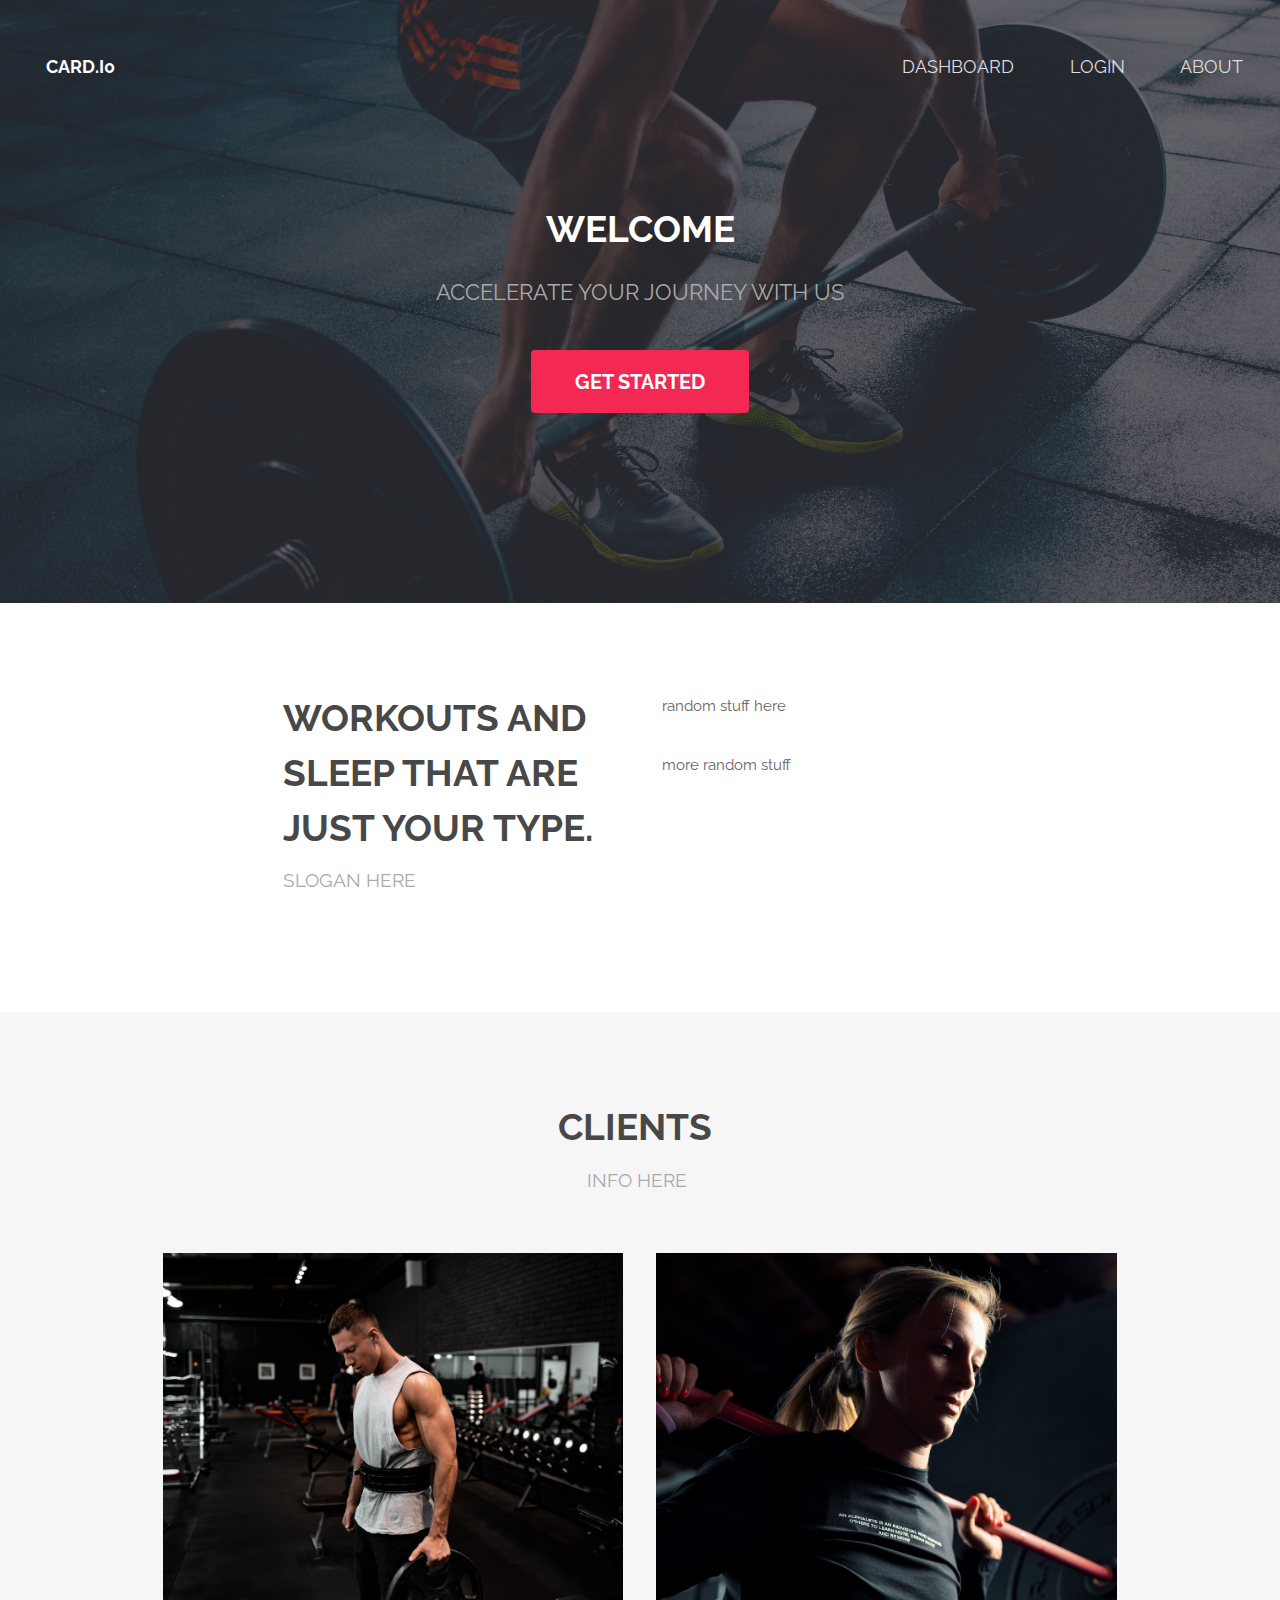
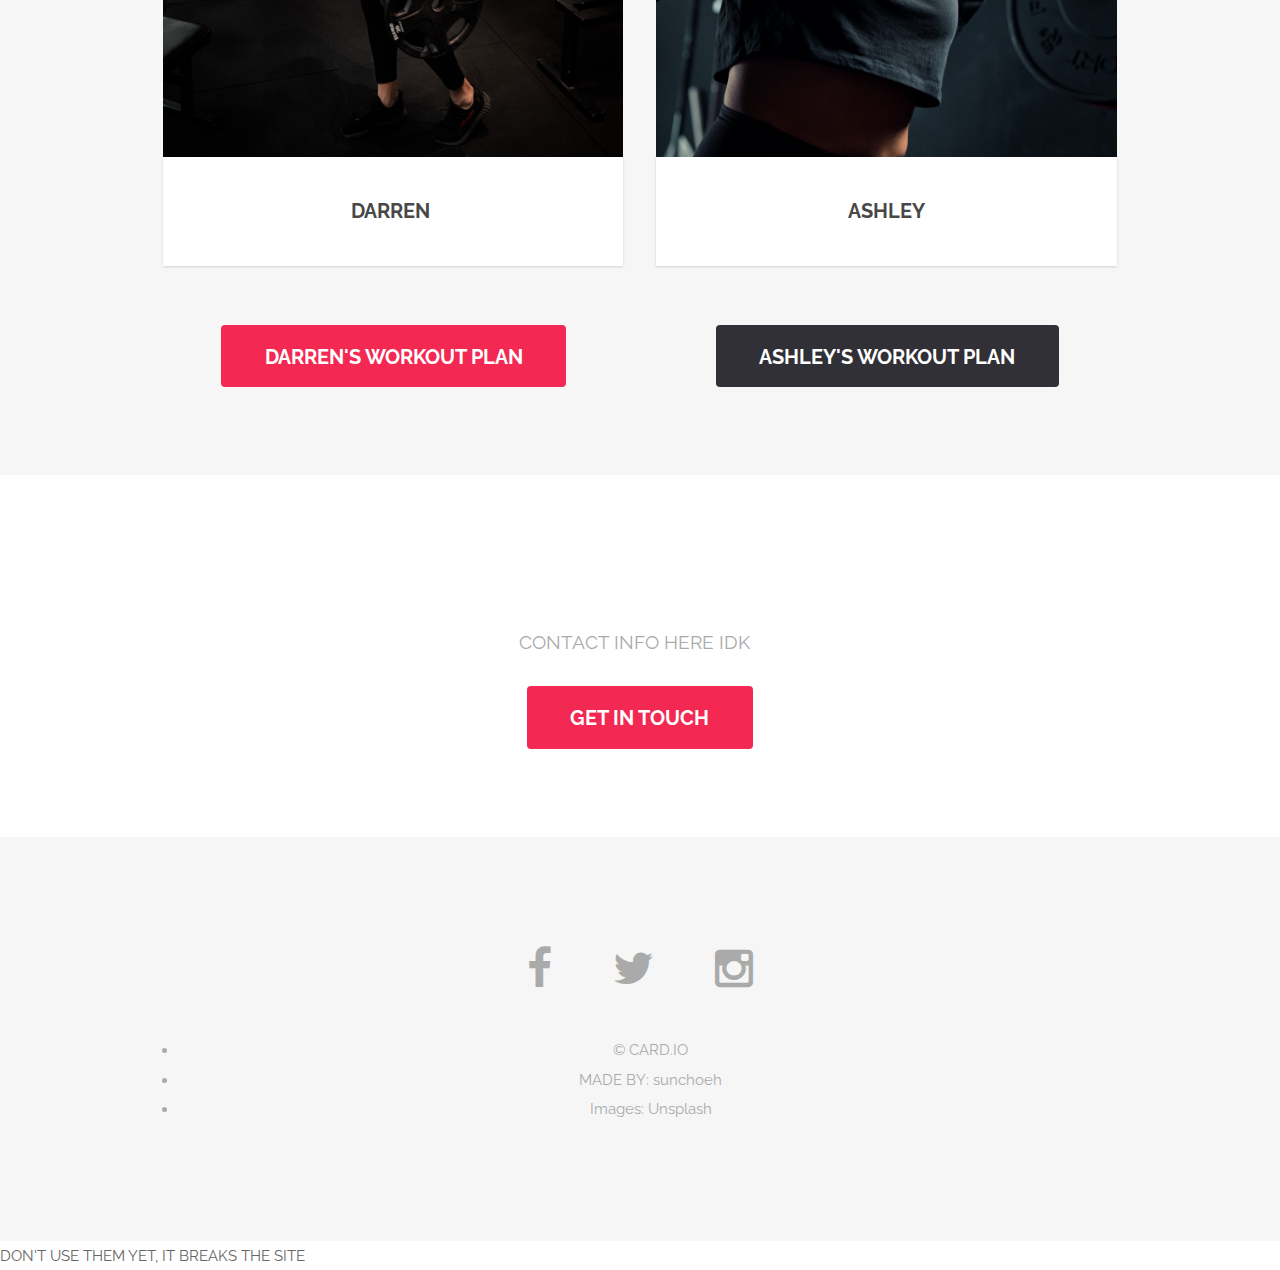
<file: cardio/index.html>
<!DOCTYPE HTML>
<!--
	ICONS AND BOOTSTRAP ELEMENTS BY TEMPLATED
-->
<html>
	<head>
		<title>HOME PAGE</title>
		<meta charset="utf-8" />
		<meta name="viewport" content="width=device-width, initial-scale=1" />
		<link rel="stylesheet" href="assets/css/main.css" />
	</head>
	<body class="landing">

		<!-- Header -->
			<header id="header" class="alt">
				<h1><strong><a href="index.html">CARD.I0 &nbsp;</a></strong> </h1>
				<nav id="nav">
					<ul>
						<li><a href="dashboard.php">DASHBOARD&nbsp;</a></li>
						<li><a href="login.html">LOGIN&nbsp;</a></li>
						<li><a href="elements.html">ABOUT</a></li>
					</ul>
				</nav>
			</header>

			<a href="#menu" class="navPanelToggle"><span class="fa fa-bars"></span></a>

		<!-- Banner -->
			<section id="banner">
				<h2>WELCOME</h2>
				<p>ACCELERATE YOUR JOURNEY WITH US</p>
				<ul class="actions">
					<li><a href="register.html" class="button special big">Get Started</a></li>
				</ul>
			</section>

			<!-- One -->
				<section id="one" class="wrapper style1">
					<div class="container 75%">
						<div class="row 200%">
							<div class="6u 12u$(medium)">
								<header class="major">
									<h2>Workouts and sleep that are just your type.&nbsp;</h2>
									<p>SLOGAN HERE&nbsp;</p>
								</header>
							</div>
							<div class="6u$ 12u$(medium)">
								<p>random<strong> </strong>stuff here&nbsp;</p>
<p>more random stuff</p>
							</div>
						</div>
					</div>
				</section>

			<!-- Two -->
				<section id="two" class="wrapper style2 special">
					<div class="container">
						<header class="major">
							<h2>clients&nbsp;</h2>
							<p>info here&nbsp;</p>
						</header>
						<div class="row 150%">
							<div class="6u 12u$(xsmall)">
								<div class="image fit captioned">
									<img src="images/pic02.png" alt="" />
									<h3>darren&nbsp;</h3>
								</div>
							</div>
							<div class="6u$ 12u$(xsmall)">
								<div class="image fit captioned">
									<img src="images/pic03.png" alt="" />
									<h3>ashley</h3>
								</div>
							</div>
						</div>
						<ul class="actions">
							<li><a href="#" class="button special big">DArren's workout plan</a></li>
							<li>&nbsp; &nbsp; &nbsp; &nbsp; &nbsp; &nbsp; &nbsp; &nbsp; &nbsp; &nbsp; &nbsp; &nbsp; &nbsp; &nbsp;&nbsp;</li>
<li><a href="#" class="button big">ashley's workout plan</a></li>
						</ul>
					</div>
				</section>

			<!-- Three -->
			<!-- Four -->
				<section id="four" class="wrapper style3 special">
					<div class="container">
						<header class="major">
							<h2>Contact us</h2>
							<p>contact info here IDK&nbsp;&nbsp;</p>
						</header>
						<ul class="actions">
						  <li><a href="#" class="button special big">Get in touch</a></li>
						</ul>
					</div>
				</section>

		<!-- Footer -->
			<footer id="footer">
				<div class="container">
					<ul class="icons">
						<li><a href="#" class="icon fa-facebook"></a></li>
						<li><a href="#" class="icon fa-twitter"></a></li>
						<li><a href="#" class="icon fa-instagram"></a></li>
					</ul>
					<ul class="ABOUT ME STUFF">
						<li>&copy; CARD.IO</li>
						<li>MADE BY: sunchoeh
						<li>Images: Unsplash
					</ul>
				</div>
			</footer>

		<!-- Scripts --> DON'T USE THEM YET, IT BREAKS THE SITE
			<script src="assets/js/jquery.min.js"></script>
			<script src="assets/js/skel.min.js"></script>
			<script src="assets/js/util.js"></script>
			<script src="assets/js/main.js"></script>

	</body>
</html>
</file>
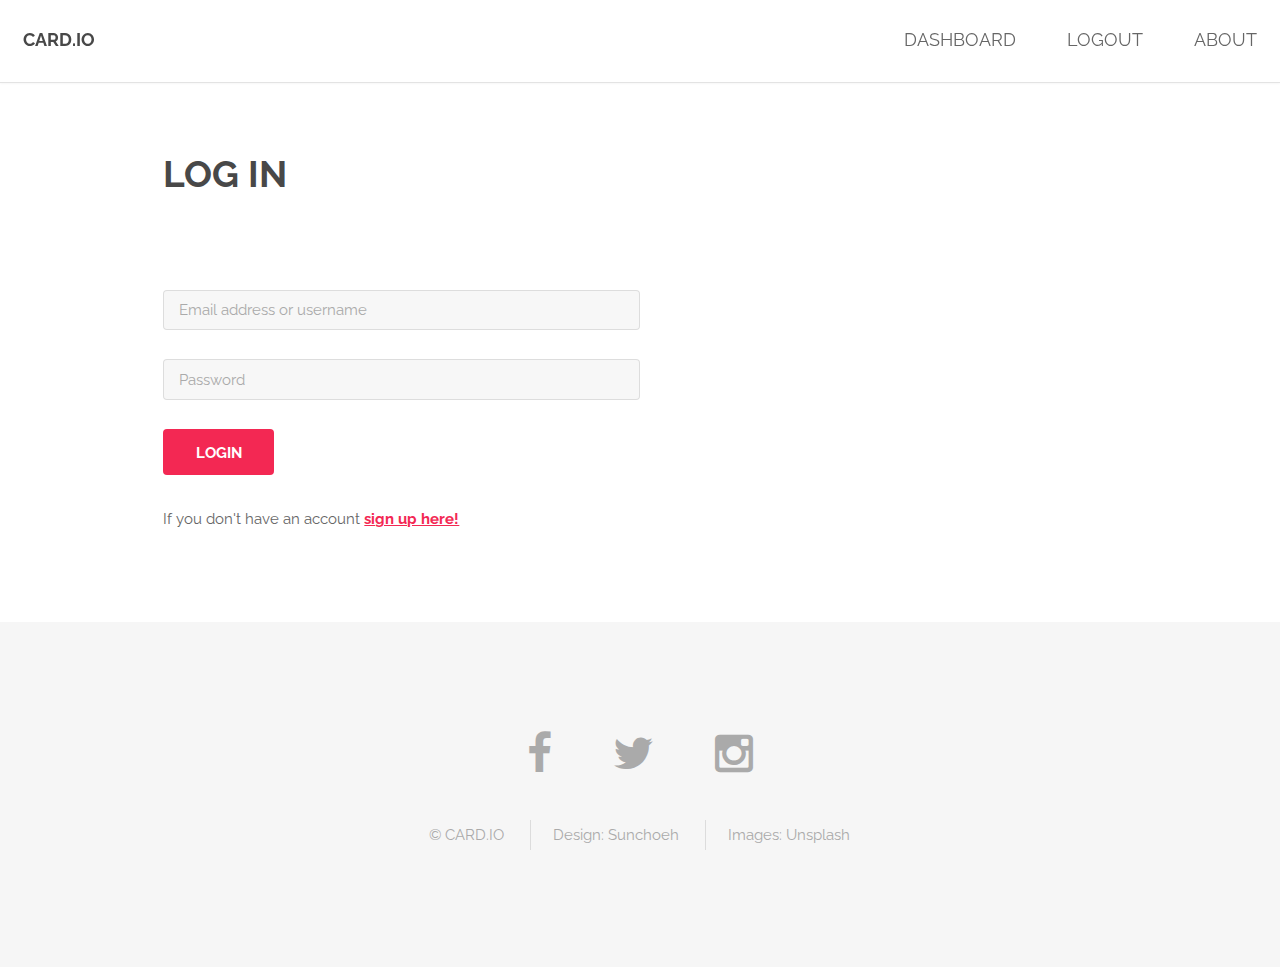
<file: cardio/login.html>
<!DOCTYPE HTML>
<!--
	ICONS AND BOOTSTRAP ELEMENTS BY TEMPLATED
-->
<html>
<html>
	<head>
		<title>LOGIN PAGE</title>
		<meta charset="utf-8" />
		<meta name="viewport" content="width=device-width, initial-scale=1" />
		<link rel="stylesheet" href="assets/css/main.css" />
	</head>
	<body>

		<!-- Header -->
			<header id="header">
				<h1><strong><a href="index.html">CARD.io</a></strong></h1>
				<nav id="nav">
					<ul>
						<li><a href="dashboard.php">DASHBOARD</a></li>
						<li><a href="login.html">LOGOUT</a></li>
						<li><a href="elements.html">ABOUT</a></li>
					</ul>
				</nav>
			</header>

			<a href="#menu" class="navPanelToggle"><span class="fa fa-bars"></span></a>

		<!-- Main -->
			<section id="main" class="wrapper">
				<div class="container">

					<header class="major special">
						<h2>log in</h2>
					</header>
					
					<form action = "http://localhost/cardio/dashboard.php" method= "post">
						<div class="6u 12u$(xsmall)">
					 		<input type="text" name="username" id="username" value="" placeholder="Email address or username" />
						</div>
						<br>
						<div class="6u 12u$(xsmall)">
							<input type="text" name="password" id="password" value="" placeholder="Password" />
				 		</div>
						<br>
							<input type="submit" value="Login" class="special" />
					</form>
					
					<p>If you don't have an account <strong><a href="register.html">sign up here!</a></strong> </p>
				</div>
			</section>

		<!-- Footer -->
			<footer id="footer">
				<div class="container">
					<ul class="icons">
						<li><a href="#" class="icon fa-facebook"></a></li>
						<li><a href="" class="icon fa-twitter"></a></li>
						<li><a href="https://www.instagram.com/_jamestoner_/" class="icon fa-instagram"></a></li>
					</ul>
					<ul class="copyright">
						<li>&copy; CARD.IO</li>
						<li>Design: <a href="http://templated.co">Sunchoeh</a></li>
						<li>Images: <a href="http://unsplash.com">Unsplash</a></li>
					</ul>
				</div>
			</footer>

		<!-- Scripts -->
			<script src="assets/js/jquery.min.js"></script>
			<script src="assets/js/skel.min.js"></script>
			<script src="assets/js/util.js"></script>
			<script src="assets/js/main.js"></script>

	</body>
</html>
</file>
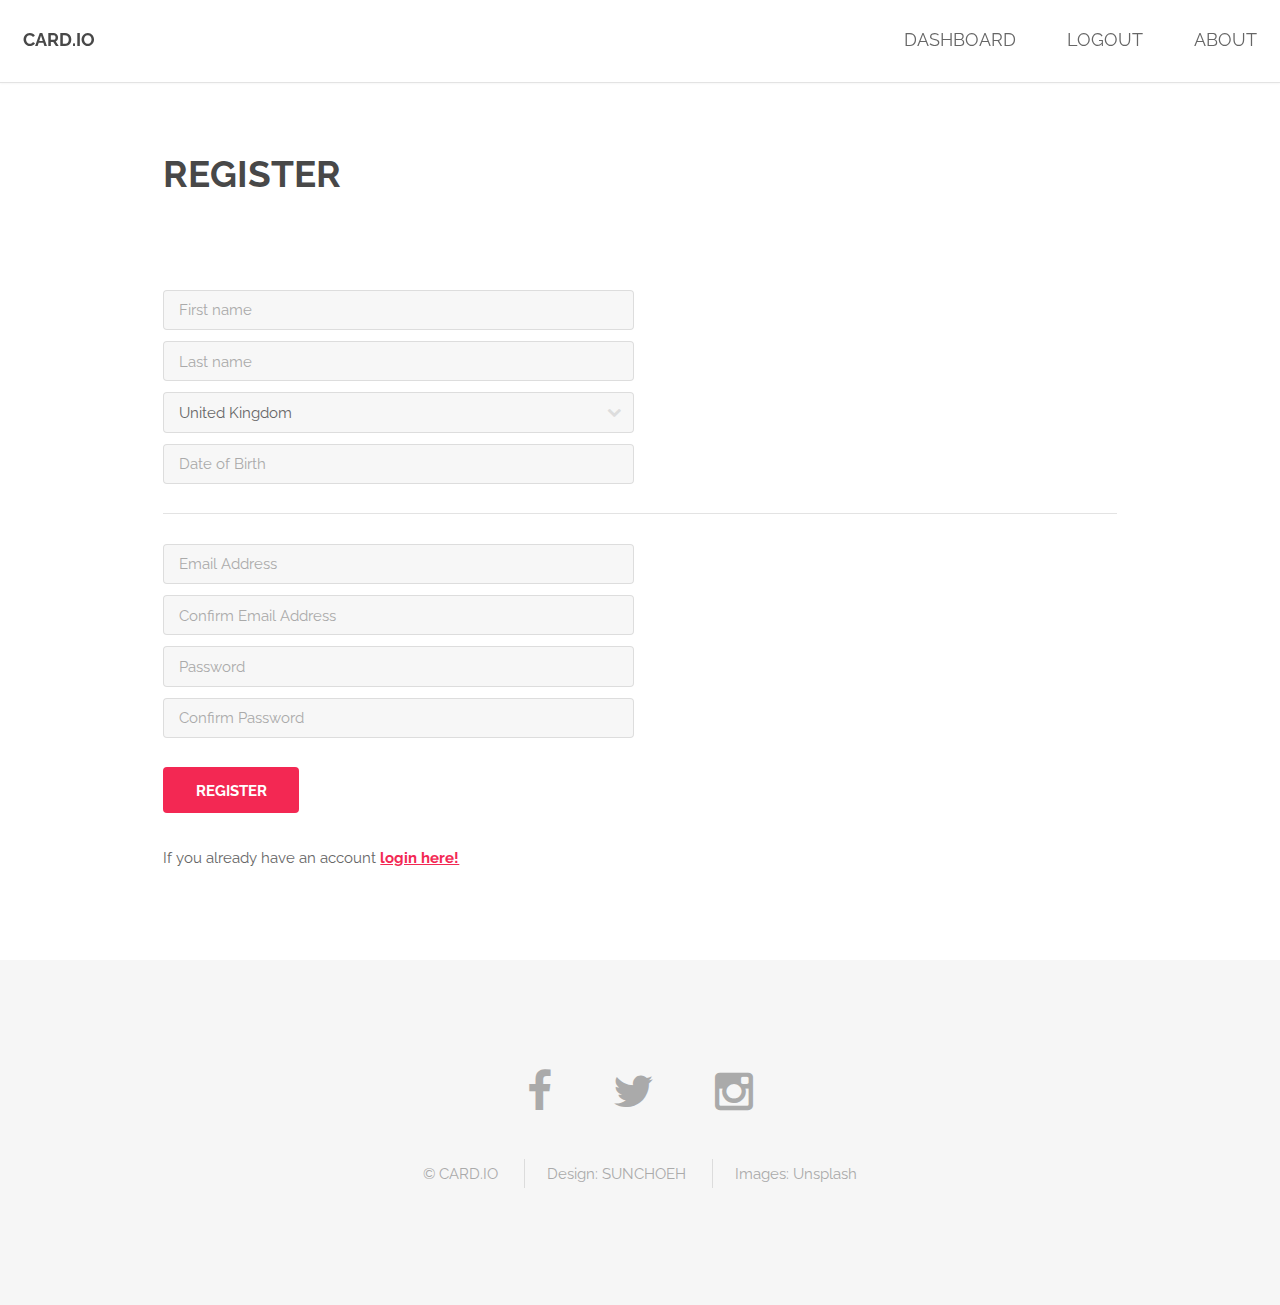
<file: cardio/register.html>
<!DOCTYPE HTML>
<!--
	ICONS AND BOOTSTRAP ELEMENTS BY TEMPLATED
-->
<html>
<html>
	<head>
		<title>REGISTER PAGE</title>
		<meta charset="utf-8" />
		<meta name="viewport" content="width=device-width, initial-scale=1" />
		<link rel="stylesheet" href="assets/css/main.css" />
	</head>
	<body>

		<!-- Header -->
			<header id="header">
				<h1><strong><a href="index.html">CARD.io</a></strong></h1>
				<nav id="nav">
					<ul>
						<li><a href="dashboard.php">DASHBOARD</a></li>
						<li><a href="login.html">LOGOUT</a></li>
						<li><a href="elements.html">ABOUT</a></li>
					</ul>
				</nav>
			</header>

			<a href="#menu" class="navPanelToggle"><span class="fa fa-bars"></span></a>

		<!-- Main -->
			<section id="main" class="wrapper">
				<div class="container">

					<header class="major special">
						<h2>REGISTER</h2>
					</header>
					
					<form action = "http://localhost/cardio/dashboard.php" method= "post">
						<div class="row uniform 50%">
						<div class="6u$">
					 		<input type="text" name="firstName" id="firstName" value="" placeholder="First name" />
						</div>
						<div class="6u$">
						  <input type="text" name="lastName" id="lastName" value="" placeholder="Last name" />
					  </div>
						

						<div class="6u$">
							
										<div class="select-wrapper">
											<select name="country" id="country">
												<option value="">United Kingdom</option>
												<option value="1">United States</option>
												<option value="1">Spain</option>
												<option value="1">Canada</option>
												<option value="1">Australia</option>
											</select>
										</div>
					
						</div>
				 		
							
						<div class="6u$">
						  <input type="text" name="DOB" id="DOB" value="" placeholder="Date of Birth" />
					  </div>
						</div>
							<hr class = "solid">
					<div class="row uniform 50%">
							<div class="6u$">
						  <input type="text" name="username" id="username" value="" placeholder="Email Address" />
					  </div>
					  		<div class="6u$">
						<input type="text" name="username" id="CONusername" value="" placeholder="Confirm Email Address" />
						</div>
							<div class="6u$">
						  <input type="text" name="password" id="password" value="" placeholder="Password" />
					  </div>
					  			<div class="6u$">
							<input type="text" name="password" id="CONpassword" value="" placeholder="Confirm Password" />
						</div>
					</div>
					
						
						<br>
						
						<input type="submit" value="REGISTER" class="special" />
							</form>
					
					<p>If you already have an account <strong><a href="login.html">login here!</a></strong> </p>
				</div>
			</section>

		<!-- Footer -->
			<footer id="footer">
				<div class="container">
					<ul class="icons">
						<li><a href="#" class="icon fa-facebook"></a></li>
						<li><a href="#" class="icon fa-twitter"></a></li>
						<li><a href="#" class="icon fa-instagram"></a></li>
					</ul>
					<ul class="copyright">
						<li>&copy; CARD.IO</li>
						<li>Design: <a href="http://templated.co">SUNCHOEH</a></li>
						<li>Images: <a href="http://unsplash.com">Unsplash</a></li>
					</ul>
				</div>
			</footer>

		<!-- Scripts -->
			<script src="assets/js/jquery.min.js"></script>
			<script src="assets/js/skel.min.js"></script>
			<script src="assets/js/util.js"></script>
			<script src="assets/js/main.js"></script>

	</body>
</html>
</file>
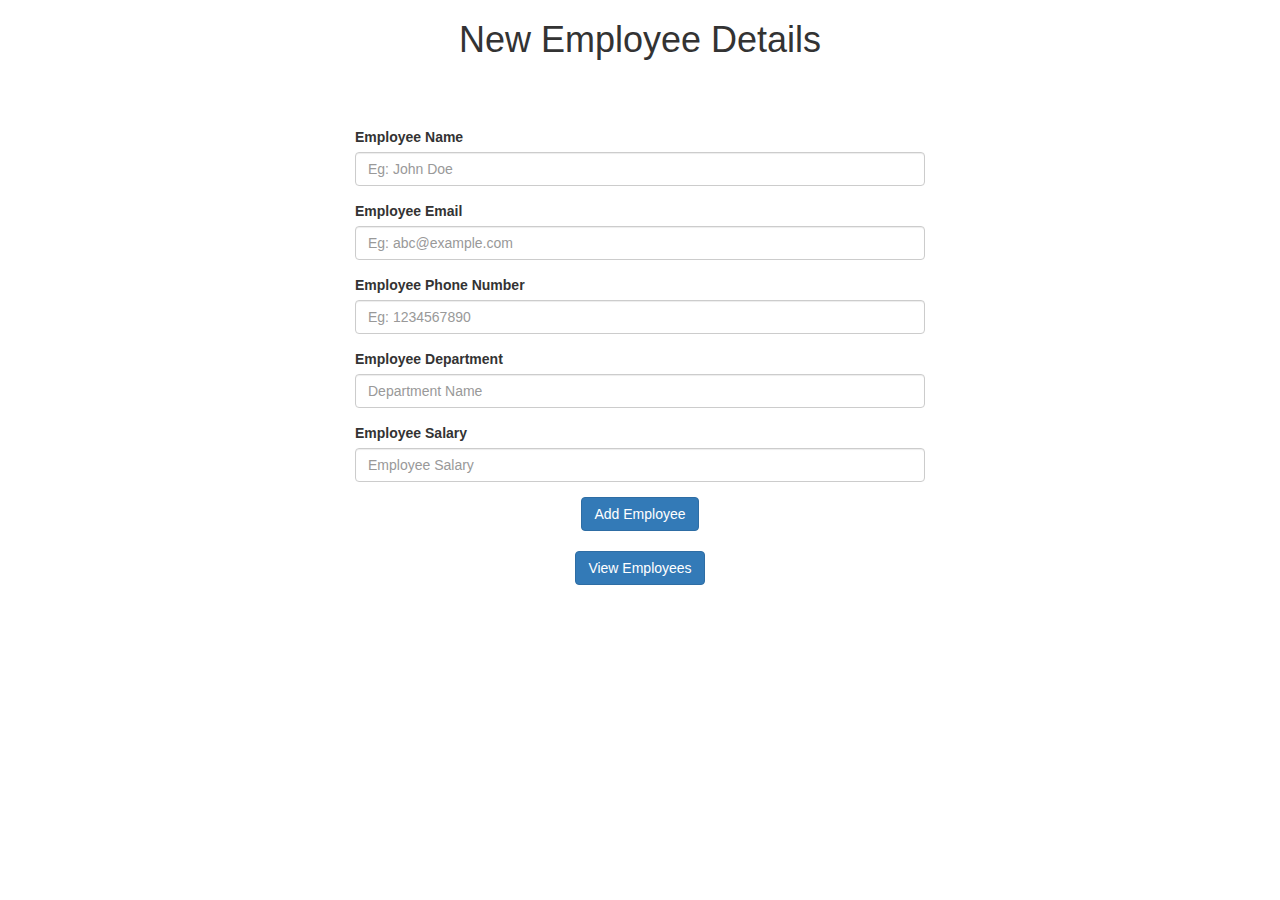
<file: java/springboot-ems/src/main/resources/templates/add_employee.html>
<!DOCTYPE html>
<html lang="en" xmlns:th="http://www.thymeleaf.org">
<head>
    <meta charset="UTF-8">
    <title>EMS | New Employee</title>
    <link rel="stylesheet" href="https://cdn.jsdelivr.net/npm/bootstrap@3.4.1/dist/css/bootstrap.min.css" integrity="sha384-HSMxcRTRxnN+Bdg0JdbxYKrThecOKuH5zCYotlSAcp1+c8xmyTe9GYg1l9a69psu" crossorigin="anonymous">
    <link rel="shortcut icon" th:href="@{/springboot.ico}">
</head>
<body>
    <div class="container">
        <div class="row">
            <div class="container">
                <h1 class="text-center">New Employee Details</h1>
                <div class="card-body" style="padding: 5% 25%;">
                    <form th:action="@{/ems/add}" th:object="${employee}" method="post">
                        <div class="form-group">
                            <label for="empname">Employee Name</label>
                            <input
                                    id="empname" type="text" name="empName" th:field="*{empName}" class="form-control"
                                placeholder="Eg: John Doe" />
                            <span id="nameError" style="color: red;"></span>
                        </div>
                        <div class="form-group">
                            <label for="empemail">Employee Email</label>
                            <input
                                    id="empemail" type="text" name="empEmail" th:field="*{empEmail}" class="form-control"
                                    placeholder="Eg: abc@example.com" />
                            <span id="emailError" style="color: red;"></span>
                        </div>
                        <div class="form-group">
                            <label for="empphone">Employee Phone Number</label>
                            <input
                                    id="empphone" type="text" name="empPhone" th:field="*{empPhone}" class="form-control"
                                    placeholder="Eg: 1234567890" />
                            <span id="phoneError" style="color: red;"></span>
                        </div>
                        <div class="form-group">
                            <label for="empdept">Employee Department</label>
                            <input
                                    id="empdept" type="text" name="empDept" th:field="*{empDept}" class="form-control"
                                    placeholder="Department Name" />
                            <span id="deptError" style="color: red;"></span>
                        </div>
                        <div class="form-group">
                            <label for="empsalary">Employee Salary</label>
                            <input
                                    id="empsalary" type="text" name="empSalary" th:field="*{empSalary}" class="form-control"
                                    placeholder="Employee Salary" />
                            <span id="salaryError" style="color: red;"></span>
                        </div>
                        <div class="box-footer text-center">
                            <button type="submit" class="btn btn-primary">
                                Add Employee
                            </button>
                        </div>
                    </form>
                    <br>
                    <div class="text-center">
                        <a th:href="@{/ems}">
                            <button class="btn btn-primary">
                                View Employees
                            </button>
                        </a>
                    </div>

                </div>
            </div>
        </div>
    </div>

    <script>
        document.querySelector('form').addEventListener('submit', function(event) {
            let valid = true
            const emailRegex = /^[^\s@]+@[^\s@]+\.[^\s@]+$/
            const alphaRegex = /[a-zA-Z]/

            let empName = document.getElementById('empname').value;
            let empEmail = document.getElementById('empemail').value;
            let empPhone = document.getElementById('empphone').value;
            let empDept = document.getElementById('empdept').value;
            let empSalary = document.getElementById('empsalary').value;

            if (!empName) {
                valid = false
                document.getElementById("nameError").textContent = "*Name cannot be empty"
            } else {
                document.getElementById("nameError").textContent = ""
            }

            if (!emailRegex.test(empEmail)) {
                valid = false
                document.getElementById("emailError").textContent = "*Invalid Email Address"
            } else {
                document.getElementById("emailError").textContent = ""
            }

            if (empPhone.length < 10){
                valid = false
                document.getElementById("phoneError").textContent = "*Phone Number should have 10 digits"
            } else {
                document.getElementById("phoneError").textContent = ""
            }

            if (!empDept) {
                valid = false
                document.getElementById("deptError").textContent = "*Department Name cannot be empty"
            } else {
                document.getElementById("deptError").textContent = ""
            }

            if (!empSalary) {
                valid = false
                document.getElementById("salaryError").textContent = "*Salary cannot be empty"
            }

            if (alphaRegex.test(empSalary)) {
                valid = false
                document.getElementById("salaryError").textContent = "*Salary should be numerical"
            }
            if (!empSalary) {
                valid = false
                document.getElementById("salaryError").textContent = "*Salary cannot be empty"
            }
            if (empSalary && !alphaRegex.test(empSalary)){
                document.getElementById("salaryError").textContent = ""
            }

            if (!valid) {
                event.preventDefault();
            }
        });
    </script>
</body>
</html>
</file>
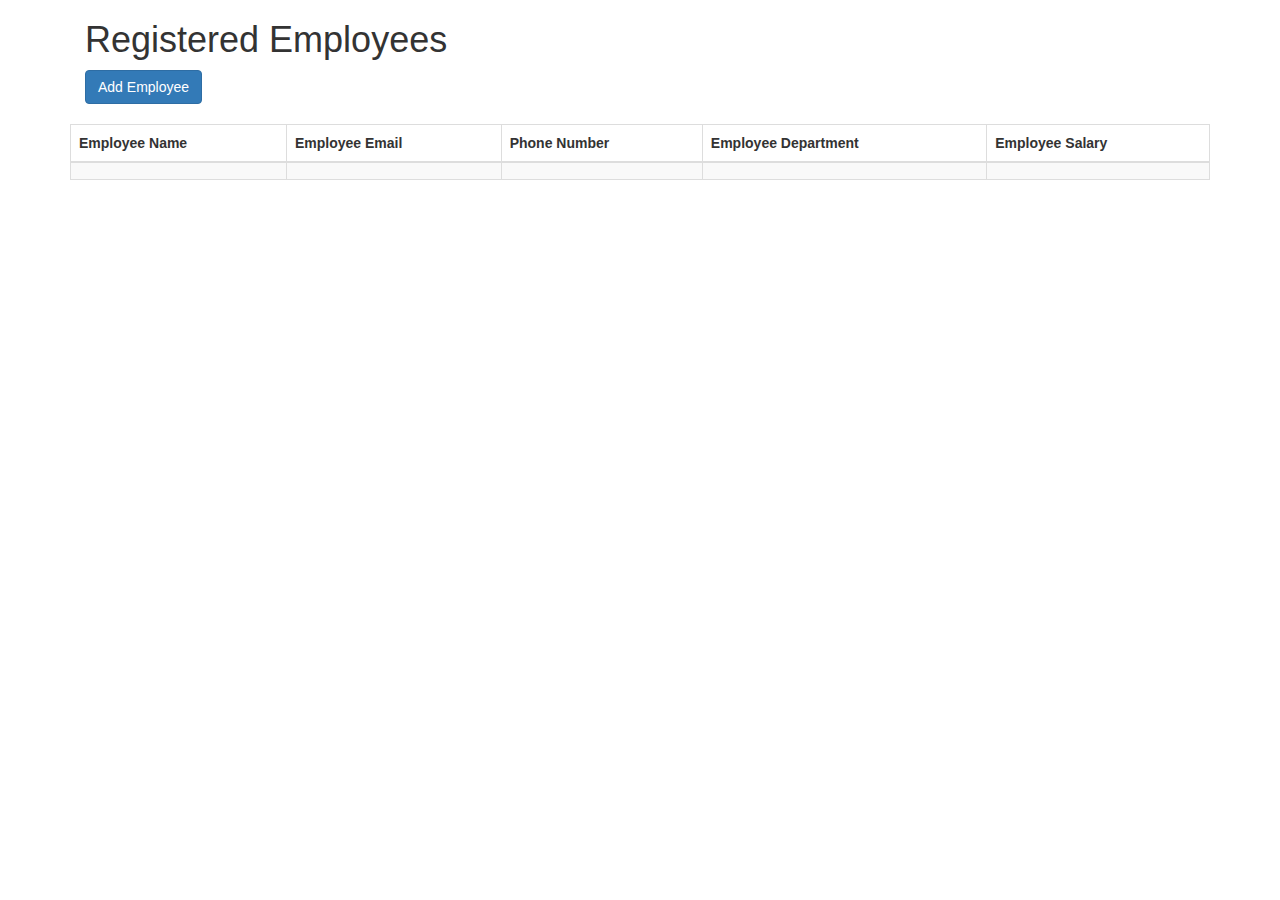
<file: java/springboot-ems/src/main/resources/templates/employees.html>
<!DOCTYPE html>
<html lang="en" xmlns:th="http://www.thymeleaf.org">
<head>
    <meta charset="UTF-8">
    <title>EMS | Dashboard</title>
    <link rel="stylesheet" href="https://cdn.jsdelivr.net/npm/bootstrap@3.4.1/dist/css/bootstrap.min.css" integrity="sha384-HSMxcRTRxnN+Bdg0JdbxYKrThecOKuH5zCYotlSAcp1+c8xmyTe9GYg1l9a69psu" crossorigin="anonymous">
    <link rel="shortcut icon" th:href="@{/springboot.ico}">
</head>
<body>
    <div class="container">
        <div class="col-lg-6 col-mg-6 col-sm-6 container justify-content-center card" style="padding-bottom: 20px;">

                <h1>Registered Employees</h1>

            <a th:href="@{/ems/add}">
                <button class="btn btn-primary">
                    Add Employee
                </button>
            </a>

        </div>
        <br>
        <table class="table table-striped table-bordered">
            <thead class="thead-dark">
                <tr>
                    <th>Employee Name</th>
                    <th>Employee Email</th>
                    <th>Phone Number</th>
                    <th>Employee Department</th>
                    <th>Employee Salary</th>
                </tr>
            </thead>
            <tbody>
                <tr th:each="employee: ${employees}">
                    <td th:text="${employee.empName}"></td>
                    <td th:text="${employee.empEmail}"></td>
                    <td th:text="${employee.empPhone}"></td>
                    <td th:text="${employee.empDept}"></td>
                    <td th:text="${employee.empSalary}"></td>
                </tr>
            </tbody>
        </table>
    </div>
</body>
</html>
</file>
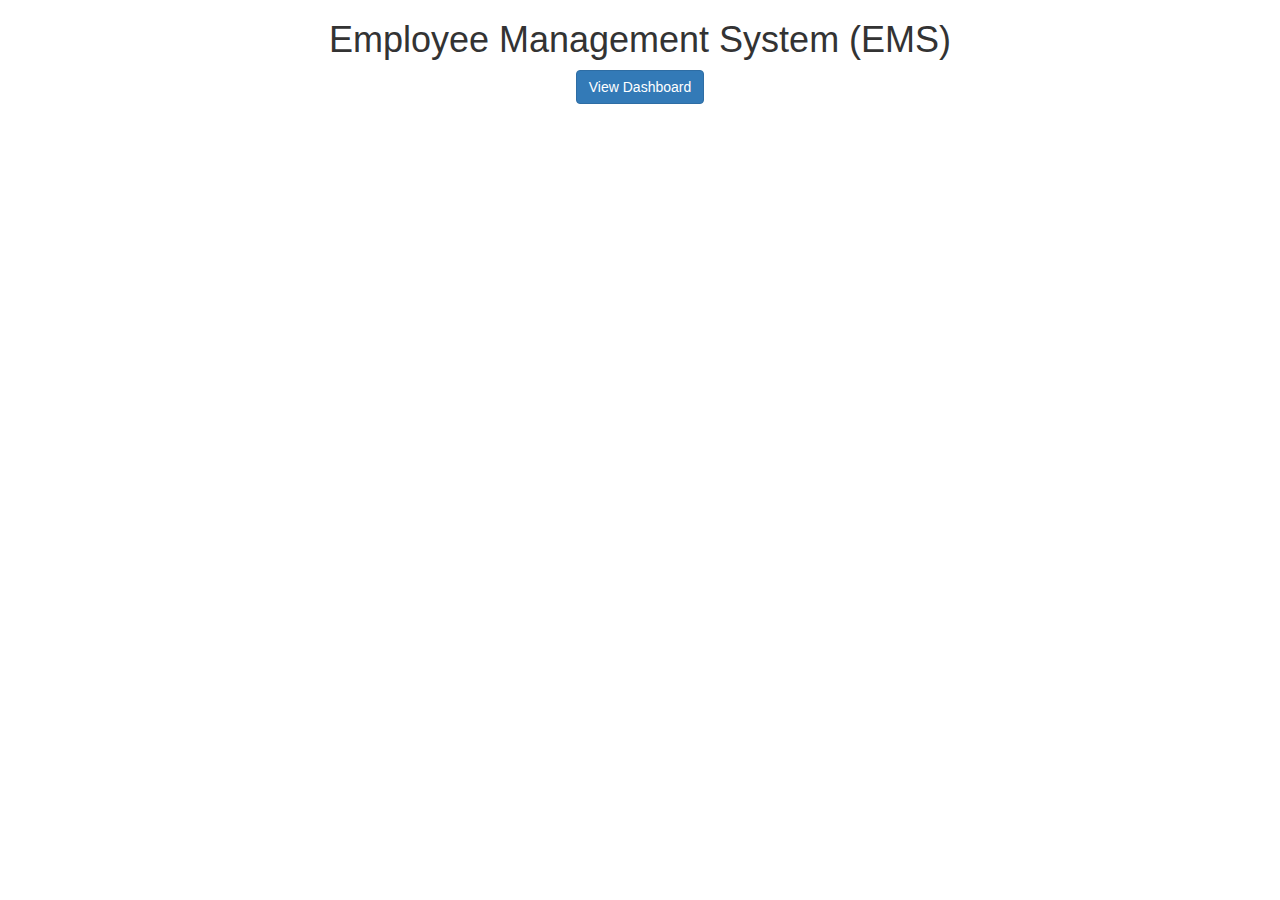
<file: java/springboot-ems/src/main/resources/templates/root.html>
<!DOCTYPE html>
<html lang="en">
<head>
    <meta charset="UTF-8">
    <title>Employee Management System</title>
    <link rel="stylesheet" href="https://cdn.jsdelivr.net/npm/bootstrap@3.4.1/dist/css/bootstrap.min.css" integrity="sha384-HSMxcRTRxnN+Bdg0JdbxYKrThecOKuH5zCYotlSAcp1+c8xmyTe9GYg1l9a69psu" crossorigin="anonymous" />
    <link rel="shortcut icon" th:href="@{/springboot.ico}">
</head>
<body>
    <div class="container text-center">
        <h1>Employee Management System (EMS)</h1>

        <form th:action="@{/ems}" method="get">
            <button class="btn btn-primary" type="submit">View Dashboard</button>
        </form>
    </div>

</body>
</html>
</file>
<file: cardio/assets/css/main.css>
@import url(font-awesome.min.css);
@import url(https://fonts.googleapis.com/css?family=Raleway:400,700);

/* Reset */

	html, body, div, span, applet, object, iframe, h1, h2, h3, h4, h5, h6, p, blockquote, pre, a, abbr, acronym, address, big, cite, code, del, dfn, em, img, ins, kbd, q, s, samp, small, strike, strong, sub, sup, tt, var, b, u, i, center, dl, dt, dd, ol, ul, li, fieldset, form, label, legend, table, caption, tbody, tfoot, thead, tr, th, td, article, aside, canvas, details, embed, figure, figcaption, footer, header, hgroup, menu, nav, output, ruby, section, summary, time, mark, audio, video {
		margin: 0;
		padding: 0;
		border: 0;
		font-size: 100%;
		font: inherit;
		vertical-align: baseline;
	}

	article, aside, details, figcaption, figure, footer, header, hgroup, menu, nav, section {
		display: block;
	}

	body {
		line-height: 1;
	}

	ol, ul {
		list-style: none;
	}

	blockquote, q {
		quotes: none;
	}

	blockquote:before, blockquote:after, q:before, q:after {
		content: '';
		content: none;
	}

	table {
		border-collapse: collapse;
		border-spacing: 0;
	}

	body {
		-webkit-text-size-adjust: none;
	}

/* Box Model */

	*, *:before, *:after {
		-moz-box-sizing: border-box;
		-webkit-box-sizing: border-box;
		box-sizing: border-box;
	}

/* Containers */

	.container {
		margin-left: auto;
		margin-right: auto;
	}

	.container.\31 25\25 {
		width: 100%;
		max-width: 100em;
		min-width: 80em;
	}

	.container.\37 5\25 {
		width: 60em;
	}

	.container.\35 0\25 {
		width: 40em;
	}

	.container.\32 5\25 {
		width: 20em;
	}

	.container {
		width: 80em;
	}

	@media screen and (max-width: 1680px) {

		.container.\31 25\25 {
			width: 100%;
			max-width: 100em;
			min-width: 80em;
		}

		.container.\37 5\25 {
			width: 60em;
		}

		.container.\35 0\25 {
			width: 40em;
		}

		.container.\32 5\25 {
			width: 20em;
		}

		.container {
			width: 80em;
		}

	}

	@media screen and (max-width: 1280px) {

		.container.\31 25\25 {
			width: 100%;
			max-width: 81.25em;
			min-width: 65em;
		}

		.container.\37 5\25 {
			width: 48.75em;
		}

		.container.\35 0\25 {
			width: 32.5em;
		}

		.container.\32 5\25 {
			width: 16.25em;
		}

		.container {
			width: 65em;
		}

	}

	@media screen and (max-width: 980px) {

		.container.\31 25\25 {
			width: 100%;
			max-width: 112.5%;
			min-width: 90%;
		}

		.container.\37 5\25 {
			width: 67.5%;
		}

		.container.\35 0\25 {
			width: 45%;
		}

		.container.\32 5\25 {
			width: 22.5%;
		}

		.container {
			width: 90%;
		}

	}

	@media screen and (max-width: 736px) {

		.container.\31 25\25 {
			width: 100%;
			max-width: 112.5%;
			min-width: 90%;
		}

		.container.\37 5\25 {
			width: 67.5%;
		}

		.container.\35 0\25 {
			width: 45%;
		}

		.container.\32 5\25 {
			width: 22.5%;
		}

		.container {
			width: 90% !important;
		}

	}

	@media screen and (max-width: 480px) {

		.container.\31 25\25 {
			width: 100%;
			max-width: 112.5%;
			min-width: 90%;
		}

		.container.\37 5\25 {
			width: 67.5%;
		}

		.container.\35 0\25 {
			width: 45%;
		}

		.container.\32 5\25 {
			width: 22.5%;
		}

		.container {
			width: 90% !important;
		}

	}

/* Grid */

	.row {
		border-bottom: solid 1px transparent;
		-moz-box-sizing: border-box;
		-webkit-box-sizing: border-box;
		box-sizing: border-box;
	}

	.row > * {
		float: left;
		-moz-box-sizing: border-box;
		-webkit-box-sizing: border-box;
		box-sizing: border-box;
	}

	.row:after, .row:before {
		content: '';
		display: block;
		clear: both;
		height: 0;
	}

	.row.uniform > * > :first-child {
		margin-top: 0;
	}

	.row.uniform > * > :last-child {
		margin-bottom: 0;
	}

	.row.\30 \25 > * {
		padding: 0 0 0 0em;
	}

	.row.\30 \25 {
		margin: 0 0 -1px 0em;
	}

	.row.uniform.\30 \25 > * {
		padding: 0em 0 0 0em;
	}

	.row.uniform.\30 \25 {
		margin: 0em 0 -1px 0em;
	}

	.row > * {
		padding: 0 0 0 2em;
	}

	.row {
		margin: 0 0 -1px -2em;
	}

	.row.uniform > * {
		padding: 2em 0 0 2em;
	}

	.row.uniform {
		margin: -2em 0 -1px -2em;
	}

	.row.\32 00\25 > * {
		padding: 0 0 0 4em;
	}

	.row.\32 00\25 {
		margin: 0 0 -1px -4em;
	}

	.row.uniform.\32 00\25 > * {
		padding: 4em 0 0 4em;
	}

	.row.uniform.\32 00\25 {
		margin: -4em 0 -1px -4em;
	}

	.row.\31 50\25 > * {
		padding: 0 0 0 3em;
	}

	.row.\31 50\25 {
		margin: 0 0 -1px -3em;
	}

	.row.uniform.\31 50\25 > * {
		padding: 3em 0 0 3em;
	}

	.row.uniform.\31 50\25 {
		margin: -3em 0 -1px -3em;
	}

	.row.\35 0\25 > * {
		padding: 0 0 0 1em;
	}

	.row.\35 0\25 {
		margin: 0 0 -1px -1em;
	}

	.row.uniform.\35 0\25 > * {
		padding: 1em 0 0 1em;
	}

	.row.uniform.\35 0\25 {
		margin: -1em 0 -1px -1em;
	}

	.row.\32 5\25 > * {
		padding: 0 0 0 0.5em;
	}

	.row.\32 5\25 {
		margin: 0 0 -1px -0.5em;
	}

	.row.uniform.\32 5\25 > * {
		padding: 0.5em 0 0 0.5em;
	}

	.row.uniform.\32 5\25 {
		margin: -0.5em 0 -1px -0.5em;
	}

	.\31 2u, .\31 2u\24 {
		width: 100%;
		clear: none;
		margin-left: 0;
	}

	.\31 1u, .\31 1u\24 {
		width: 91.6666666667%;
		clear: none;
		margin-left: 0;
	}

	.\31 0u, .\31 0u\24 {
		width: 83.3333333333%;
		clear: none;
		margin-left: 0;
	}

	.\39 u, .\39 u\24 {
		width: 75%;
		clear: none;
		margin-left: 0;
	}

	.\38 u, .\38 u\24 {
		width: 66.6666666667%;
		clear: none;
		margin-left: 0;
	}

	.\37 u, .\37 u\24 {
		width: 58.3333333333%;
		clear: none;
		margin-left: 0;
	}

	.\36 u, .\36 u\24 {
		width: 50%;
		clear: none;
		margin-left: 0;
	}

	.\35 u, .\35 u\24 {
		width: 41.6666666667%;
		clear: none;
		margin-left: 0;
	}

	.\34 u, .\34 u\24 {
		width: 33.3333333333%;
		clear: none;
		margin-left: 0;
	}

	.\33 u, .\33 u\24 {
		width: 25%;
		clear: none;
		margin-left: 0;
	}

	.\32 u, .\32 u\24 {
		width: 16.6666666667%;
		clear: none;
		margin-left: 0;
	}

	.\31 u, .\31 u\24 {
		width: 8.3333333333%;
		clear: none;
		margin-left: 0;
	}

	.\31 2u\24 + *,
	.\31 1u\24 + *,
	.\31 0u\24 + *,
	.\39 u\24 + *,
	.\38 u\24 + *,
	.\37 u\24 + *,
	.\36 u\24 + *,
	.\35 u\24 + *,
	.\34 u\24 + *,
	.\33 u\24 + *,
	.\32 u\24 + *,
	.\31 u\24 + * {
		clear: left;
	}

	.\-11u {
		margin-left: 91.66667%;
	}

	.\-10u {
		margin-left: 83.33333%;
	}

	.\-9u {
		margin-left: 75%;
	}

	.\-8u {
		margin-left: 66.66667%;
	}

	.\-7u {
		margin-left: 58.33333%;
	}

	.\-6u {
		margin-left: 50%;
	}

	.\-5u {
		margin-left: 41.66667%;
	}

	.\-4u {
		margin-left: 33.33333%;
	}

	.\-3u {
		margin-left: 25%;
	}

	.\-2u {
		margin-left: 16.66667%;
	}

	.\-1u {
		margin-left: 8.33333%;
	}

	@media screen and (max-width: 1680px) {

		.row > * {
			padding: 0 0 0 2em;
		}

		.row {
			margin: 0 0 -1px -2em;
		}

		.row.uniform > * {
			padding: 2em 0 0 2em;
		}

		.row.uniform {
			margin: -2em 0 -1px -2em;
		}

		.row.\32 00\25 > * {
			padding: 0 0 0 4em;
		}

		.row.\32 00\25 {
			margin: 0 0 -1px -4em;
		}

		.row.uniform.\32 00\25 > * {
			padding: 4em 0 0 4em;
		}

		.row.uniform.\32 00\25 {
			margin: -4em 0 -1px -4em;
		}

		.row.\31 50\25 > * {
			padding: 0 0 0 3em;
		}

		.row.\31 50\25 {
			margin: 0 0 -1px -3em;
		}

		.row.uniform.\31 50\25 > * {
			padding: 3em 0 0 3em;
		}

		.row.uniform.\31 50\25 {
			margin: -3em 0 -1px -3em;
		}

		.row.\35 0\25 > * {
			padding: 0 0 0 1em;
		}

		.row.\35 0\25 {
			margin: 0 0 -1px -1em;
		}

		.row.uniform.\35 0\25 > * {
			padding: 1em 0 0 1em;
		}

		.row.uniform.\35 0\25 {
			margin: -1em 0 -1px -1em;
		}

		.row.\32 5\25 > * {
			padding: 0 0 0 0.5em;
		}

		.row.\32 5\25 {
			margin: 0 0 -1px -0.5em;
		}

		.row.uniform.\32 5\25 > * {
			padding: 0.5em 0 0 0.5em;
		}

		.row.uniform.\32 5\25 {
			margin: -0.5em 0 -1px -0.5em;
		}

		.\31 2u\28xlarge\29, .\31 2u\24\28xlarge\29 {
			width: 100%;
			clear: none;
			margin-left: 0;
		}

		.\31 1u\28xlarge\29, .\31 1u\24\28xlarge\29 {
			width: 91.6666666667%;
			clear: none;
			margin-left: 0;
		}

		.\31 0u\28xlarge\29, .\31 0u\24\28xlarge\29 {
			width: 83.3333333333%;
			clear: none;
			margin-left: 0;
		}

		.\39 u\28xlarge\29, .\39 u\24\28xlarge\29 {
			width: 75%;
			clear: none;
			margin-left: 0;
		}

		.\38 u\28xlarge\29, .\38 u\24\28xlarge\29 {
			width: 66.6666666667%;
			clear: none;
			margin-left: 0;
		}

		.\37 u\28xlarge\29, .\37 u\24\28xlarge\29 {
			width: 58.3333333333%;
			clear: none;
			margin-left: 0;
		}

		.\36 u\28xlarge\29, .\36 u\24\28xlarge\29 {
			width: 50%;
			clear: none;
			margin-left: 0;
		}

		.\35 u\28xlarge\29, .\35 u\24\28xlarge\29 {
			width: 41.6666666667%;
			clear: none;
			margin-left: 0;
		}

		.\34 u\28xlarge\29, .\34 u\24\28xlarge\29 {
			width: 33.3333333333%;
			clear: none;
			margin-left: 0;
		}

		.\33 u\28xlarge\29, .\33 u\24\28xlarge\29 {
			width: 25%;
			clear: none;
			margin-left: 0;
		}

		.\32 u\28xlarge\29, .\32 u\24\28xlarge\29 {
			width: 16.6666666667%;
			clear: none;
			margin-left: 0;
		}

		.\31 u\28xlarge\29, .\31 u\24\28xlarge\29 {
			width: 8.3333333333%;
			clear: none;
			margin-left: 0;
		}

		.\31 2u\24\28xlarge\29 + *,
		.\31 1u\24\28xlarge\29 + *,
		.\31 0u\24\28xlarge\29 + *,
		.\39 u\24\28xlarge\29 + *,
		.\38 u\24\28xlarge\29 + *,
		.\37 u\24\28xlarge\29 + *,
		.\36 u\24\28xlarge\29 + *,
		.\35 u\24\28xlarge\29 + *,
		.\34 u\24\28xlarge\29 + *,
		.\33 u\24\28xlarge\29 + *,
		.\32 u\24\28xlarge\29 + *,
		.\31 u\24\28xlarge\29 + * {
			clear: left;
		}

		.\-11u\28xlarge\29 {
			margin-left: 91.66667%;
		}

		.\-10u\28xlarge\29 {
			margin-left: 83.33333%;
		}

		.\-9u\28xlarge\29 {
			margin-left: 75%;
		}

		.\-8u\28xlarge\29 {
			margin-left: 66.66667%;
		}

		.\-7u\28xlarge\29 {
			margin-left: 58.33333%;
		}

		.\-6u\28xlarge\29 {
			margin-left: 50%;
		}

		.\-5u\28xlarge\29 {
			margin-left: 41.66667%;
		}

		.\-4u\28xlarge\29 {
			margin-left: 33.33333%;
		}

		.\-3u\28xlarge\29 {
			margin-left: 25%;
		}

		.\-2u\28xlarge\29 {
			margin-left: 16.66667%;
		}

		.\-1u\28xlarge\29 {
			margin-left: 8.33333%;
		}

	}

	@media screen and (max-width: 1280px) {

		.row > * {
			padding: 0 0 0 1.5em;
		}

		.row {
			margin: 0 0 -1px -1.5em;
		}

		.row.uniform > * {
			padding: 1.5em 0 0 1.5em;
		}

		.row.uniform {
			margin: -1.5em 0 -1px -1.5em;
		}

		.row.\32 00\25 > * {
			padding: 0 0 0 3em;
		}

		.row.\32 00\25 {
			margin: 0 0 -1px -3em;
		}

		.row.uniform.\32 00\25 > * {
			padding: 3em 0 0 3em;
		}

		.row.uniform.\32 00\25 {
			margin: -3em 0 -1px -3em;
		}

		.row.\31 50\25 > * {
			padding: 0 0 0 2.25em;
		}

		.row.\31 50\25 {
			margin: 0 0 -1px -2.25em;
		}

		.row.uniform.\31 50\25 > * {
			padding: 2.25em 0 0 2.25em;
		}

		.row.uniform.\31 50\25 {
			margin: -2.25em 0 -1px -2.25em;
		}

		.row.\35 0\25 > * {
			padding: 0 0 0 0.75em;
		}

		.row.\35 0\25 {
			margin: 0 0 -1px -0.75em;
		}

		.row.uniform.\35 0\25 > * {
			padding: 0.75em 0 0 0.75em;
		}

		.row.uniform.\35 0\25 {
			margin: -0.75em 0 -1px -0.75em;
		}

		.row.\32 5\25 > * {
			padding: 0 0 0 0.375em;
		}

		.row.\32 5\25 {
			margin: 0 0 -1px -0.375em;
		}

		.row.uniform.\32 5\25 > * {
			padding: 0.375em 0 0 0.375em;
		}

		.row.uniform.\32 5\25 {
			margin: -0.375em 0 -1px -0.375em;
		}

		.\31 2u\28large\29, .\31 2u\24\28large\29 {
			width: 100%;
			clear: none;
			margin-left: 0;
		}

		.\31 1u\28large\29, .\31 1u\24\28large\29 {
			width: 91.6666666667%;
			clear: none;
			margin-left: 0;
		}

		.\31 0u\28large\29, .\31 0u\24\28large\29 {
			width: 83.3333333333%;
			clear: none;
			margin-left: 0;
		}

		.\39 u\28large\29, .\39 u\24\28large\29 {
			width: 75%;
			clear: none;
			margin-left: 0;
		}

		.\38 u\28large\29, .\38 u\24\28large\29 {
			width: 66.6666666667%;
			clear: none;
			margin-left: 0;
		}

		.\37 u\28large\29, .\37 u\24\28large\29 {
			width: 58.3333333333%;
			clear: none;
			margin-left: 0;
		}

		.\36 u\28large\29, .\36 u\24\28large\29 {
			width: 50%;
			clear: none;
			margin-left: 0;
		}

		.\35 u\28large\29, .\35 u\24\28large\29 {
			width: 41.6666666667%;
			clear: none;
			margin-left: 0;
		}

		.\34 u\28large\29, .\34 u\24\28large\29 {
			width: 33.3333333333%;
			clear: none;
			margin-left: 0;
		}

		.\33 u\28large\29, .\33 u\24\28large\29 {
			width: 25%;
			clear: none;
			margin-left: 0;
		}

		.\32 u\28large\29, .\32 u\24\28large\29 {
			width: 16.6666666667%;
			clear: none;
			margin-left: 0;
		}

		.\31 u\28large\29, .\31 u\24\28large\29 {
			width: 8.3333333333%;
			clear: none;
			margin-left: 0;
		}

		.\31 2u\24\28large\29 + *,
		.\31 1u\24\28large\29 + *,
		.\31 0u\24\28large\29 + *,
		.\39 u\24\28large\29 + *,
		.\38 u\24\28large\29 + *,
		.\37 u\24\28large\29 + *,
		.\36 u\24\28large\29 + *,
		.\35 u\24\28large\29 + *,
		.\34 u\24\28large\29 + *,
		.\33 u\24\28large\29 + *,
		.\32 u\24\28large\29 + *,
		.\31 u\24\28large\29 + * {
			clear: left;
		}

		.\-11u\28large\29 {
			margin-left: 91.66667%;
		}

		.\-10u\28large\29 {
			margin-left: 83.33333%;
		}

		.\-9u\28large\29 {
			margin-left: 75%;
		}

		.\-8u\28large\29 {
			margin-left: 66.66667%;
		}

		.\-7u\28large\29 {
			margin-left: 58.33333%;
		}

		.\-6u\28large\29 {
			margin-left: 50%;
		}

		.\-5u\28large\29 {
			margin-left: 41.66667%;
		}

		.\-4u\28large\29 {
			margin-left: 33.33333%;
		}

		.\-3u\28large\29 {
			margin-left: 25%;
		}

		.\-2u\28large\29 {
			margin-left: 16.66667%;
		}

		.\-1u\28large\29 {
			margin-left: 8.33333%;
		}

	}

	@media screen and (max-width: 980px) {

		.row > * {
			padding: 0 0 0 1.5em;
		}

		.row {
			margin: 0 0 -1px -1.5em;
		}

		.row.uniform > * {
			padding: 1.5em 0 0 1.5em;
		}

		.row.uniform {
			margin: -1.5em 0 -1px -1.5em;
		}

		.row.\32 00\25 > * {
			padding: 0 0 0 3em;
		}

		.row.\32 00\25 {
			margin: 0 0 -1px -3em;
		}

		.row.uniform.\32 00\25 > * {
			padding: 3em 0 0 3em;
		}

		.row.uniform.\32 00\25 {
			margin: -3em 0 -1px -3em;
		}

		.row.\31 50\25 > * {
			padding: 0 0 0 2.25em;
		}

		.row.\31 50\25 {
			margin: 0 0 -1px -2.25em;
		}

		.row.uniform.\31 50\25 > * {
			padding: 2.25em 0 0 2.25em;
		}

		.row.uniform.\31 50\25 {
			margin: -2.25em 0 -1px -2.25em;
		}

		.row.\35 0\25 > * {
			padding: 0 0 0 0.75em;
		}

		.row.\35 0\25 {
			margin: 0 0 -1px -0.75em;
		}

		.row.uniform.\35 0\25 > * {
			padding: 0.75em 0 0 0.75em;
		}

		.row.uniform.\35 0\25 {
			margin: -0.75em 0 -1px -0.75em;
		}

		.row.\32 5\25 > * {
			padding: 0 0 0 0.375em;
		}

		.row.\32 5\25 {
			margin: 0 0 -1px -0.375em;
		}

		.row.uniform.\32 5\25 > * {
			padding: 0.375em 0 0 0.375em;
		}

		.row.uniform.\32 5\25 {
			margin: -0.375em 0 -1px -0.375em;
		}

		.\31 2u\28medium\29, .\31 2u\24\28medium\29 {
			width: 100%;
			clear: none;
			margin-left: 0;
		}

		.\31 1u\28medium\29, .\31 1u\24\28medium\29 {
			width: 91.6666666667%;
			clear: none;
			margin-left: 0;
		}

		.\31 0u\28medium\29, .\31 0u\24\28medium\29 {
			width: 83.3333333333%;
			clear: none;
			margin-left: 0;
		}

		.\39 u\28medium\29, .\39 u\24\28medium\29 {
			width: 75%;
			clear: none;
			margin-left: 0;
		}

		.\38 u\28medium\29, .\38 u\24\28medium\29 {
			width: 66.6666666667%;
			clear: none;
			margin-left: 0;
		}

		.\37 u\28medium\29, .\37 u\24\28medium\29 {
			width: 58.3333333333%;
			clear: none;
			margin-left: 0;
		}

		.\36 u\28medium\29, .\36 u\24\28medium\29 {
			width: 50%;
			clear: none;
			margin-left: 0;
		}

		.\35 u\28medium\29, .\35 u\24\28medium\29 {
			width: 41.6666666667%;
			clear: none;
			margin-left: 0;
		}

		.\34 u\28medium\29, .\34 u\24\28medium\29 {
			width: 33.3333333333%;
			clear: none;
			margin-left: 0;
		}

		.\33 u\28medium\29, .\33 u\24\28medium\29 {
			width: 25%;
			clear: none;
			margin-left: 0;
		}

		.\32 u\28medium\29, .\32 u\24\28medium\29 {
			width: 16.6666666667%;
			clear: none;
			margin-left: 0;
		}

		.\31 u\28medium\29, .\31 u\24\28medium\29 {
			width: 8.3333333333%;
			clear: none;
			margin-left: 0;
		}

		.\31 2u\24\28medium\29 + *,
		.\31 1u\24\28medium\29 + *,
		.\31 0u\24\28medium\29 + *,
		.\39 u\24\28medium\29 + *,
		.\38 u\24\28medium\29 + *,
		.\37 u\24\28medium\29 + *,
		.\36 u\24\28medium\29 + *,
		.\35 u\24\28medium\29 + *,
		.\34 u\24\28medium\29 + *,
		.\33 u\24\28medium\29 + *,
		.\32 u\24\28medium\29 + *,
		.\31 u\24\28medium\29 + * {
			clear: left;
		}

		.\-11u\28medium\29 {
			margin-left: 91.66667%;
		}

		.\-10u\28medium\29 {
			margin-left: 83.33333%;
		}

		.\-9u\28medium\29 {
			margin-left: 75%;
		}

		.\-8u\28medium\29 {
			margin-left: 66.66667%;
		}

		.\-7u\28medium\29 {
			margin-left: 58.33333%;
		}

		.\-6u\28medium\29 {
			margin-left: 50%;
		}

		.\-5u\28medium\29 {
			margin-left: 41.66667%;
		}

		.\-4u\28medium\29 {
			margin-left: 33.33333%;
		}

		.\-3u\28medium\29 {
			margin-left: 25%;
		}

		.\-2u\28medium\29 {
			margin-left: 16.66667%;
		}

		.\-1u\28medium\29 {
			margin-left: 8.33333%;
		}

	}

	@media screen and (max-width: 736px) {

		.row > * {
			padding: 0 0 0 1.25em;
		}

		.row {
			margin: 0 0 -1px -1.25em;
		}

		.row.uniform > * {
			padding: 1.25em 0 0 1.25em;
		}

		.row.uniform {
			margin: -1.25em 0 -1px -1.25em;
		}

		.row.\32 00\25 > * {
			padding: 0 0 0 2.5em;
		}

		.row.\32 00\25 {
			margin: 0 0 -1px -2.5em;
		}

		.row.uniform.\32 00\25 > * {
			padding: 2.5em 0 0 2.5em;
		}

		.row.uniform.\32 00\25 {
			margin: -2.5em 0 -1px -2.5em;
		}

		.row.\31 50\25 > * {
			padding: 0 0 0 1.875em;
		}

		.row.\31 50\25 {
			margin: 0 0 -1px -1.875em;
		}

		.row.uniform.\31 50\25 > * {
			padding: 1.875em 0 0 1.875em;
		}

		.row.uniform.\31 50\25 {
			margin: -1.875em 0 -1px -1.875em;
		}

		.row.\35 0\25 > * {
			padding: 0 0 0 0.625em;
		}

		.row.\35 0\25 {
			margin: 0 0 -1px -0.625em;
		}

		.row.uniform.\35 0\25 > * {
			padding: 0.625em 0 0 0.625em;
		}

		.row.uniform.\35 0\25 {
			margin: -0.625em 0 -1px -0.625em;
		}

		.row.\32 5\25 > * {
			padding: 0 0 0 0.3125em;
		}

		.row.\32 5\25 {
			margin: 0 0 -1px -0.3125em;
		}

		.row.uniform.\32 5\25 > * {
			padding: 0.3125em 0 0 0.3125em;
		}

		.row.uniform.\32 5\25 {
			margin: -0.3125em 0 -1px -0.3125em;
		}

		.\31 2u\28small\29, .\31 2u\24\28small\29 {
			width: 100%;
			clear: none;
			margin-left: 0;
		}

		.\31 1u\28small\29, .\31 1u\24\28small\29 {
			width: 91.6666666667%;
			clear: none;
			margin-left: 0;
		}

		.\31 0u\28small\29, .\31 0u\24\28small\29 {
			width: 83.3333333333%;
			clear: none;
			margin-left: 0;
		}

		.\39 u\28small\29, .\39 u\24\28small\29 {
			width: 75%;
			clear: none;
			margin-left: 0;
		}

		.\38 u\28small\29, .\38 u\24\28small\29 {
			width: 66.6666666667%;
			clear: none;
			margin-left: 0;
		}

		.\37 u\28small\29, .\37 u\24\28small\29 {
			width: 58.3333333333%;
			clear: none;
			margin-left: 0;
		}

		.\36 u\28small\29, .\36 u\24\28small\29 {
			width: 50%;
			clear: none;
			margin-left: 0;
		}

		.\35 u\28small\29, .\35 u\24\28small\29 {
			width: 41.6666666667%;
			clear: none;
			margin-left: 0;
		}

		.\34 u\28small\29, .\34 u\24\28small\29 {
			width: 33.3333333333%;
			clear: none;
			margin-left: 0;
		}

		.\33 u\28small\29, .\33 u\24\28small\29 {
			width: 25%;
			clear: none;
			margin-left: 0;
		}

		.\32 u\28small\29, .\32 u\24\28small\29 {
			width: 16.6666666667%;
			clear: none;
			margin-left: 0;
		}

		.\31 u\28small\29, .\31 u\24\28small\29 {
			width: 8.3333333333%;
			clear: none;
			margin-left: 0;
		}

		.\31 2u\24\28small\29 + *,
		.\31 1u\24\28small\29 + *,
		.\31 0u\24\28small\29 + *,
		.\39 u\24\28small\29 + *,
		.\38 u\24\28small\29 + *,
		.\37 u\24\28small\29 + *,
		.\36 u\24\28small\29 + *,
		.\35 u\24\28small\29 + *,
		.\34 u\24\28small\29 + *,
		.\33 u\24\28small\29 + *,
		.\32 u\24\28small\29 + *,
		.\31 u\24\28small\29 + * {
			clear: left;
		}

		.\-11u\28small\29 {
			margin-left: 91.66667%;
		}

		.\-10u\28small\29 {
			margin-left: 83.33333%;
		}

		.\-9u\28small\29 {
			margin-left: 75%;
		}

		.\-8u\28small\29 {
			margin-left: 66.66667%;
		}

		.\-7u\28small\29 {
			margin-left: 58.33333%;
		}

		.\-6u\28small\29 {
			margin-left: 50%;
		}

		.\-5u\28small\29 {
			margin-left: 41.66667%;
		}

		.\-4u\28small\29 {
			margin-left: 33.33333%;
		}

		.\-3u\28small\29 {
			margin-left: 25%;
		}

		.\-2u\28small\29 {
			margin-left: 16.66667%;
		}

		.\-1u\28small\29 {
			margin-left: 8.33333%;
		}

	}

	@media screen and (max-width: 480px) {

		.row > * {
			padding: 0 0 0 1.25em;
		}

		.row {
			margin: 0 0 -1px -1.25em;
		}

		.row.uniform > * {
			padding: 1.25em 0 0 1.25em;
		}

		.row.uniform {
			margin: -1.25em 0 -1px -1.25em;
		}

		.row.\32 00\25 > * {
			padding: 0 0 0 2.5em;
		}

		.row.\32 00\25 {
			margin: 0 0 -1px -2.5em;
		}

		.row.uniform.\32 00\25 > * {
			padding: 2.5em 0 0 2.5em;
		}

		.row.uniform.\32 00\25 {
			margin: -2.5em 0 -1px -2.5em;
		}

		.row.\31 50\25 > * {
			padding: 0 0 0 1.875em;
		}

		.row.\31 50\25 {
			margin: 0 0 -1px -1.875em;
		}

		.row.uniform.\31 50\25 > * {
			padding: 1.875em 0 0 1.875em;
		}

		.row.uniform.\31 50\25 {
			margin: -1.875em 0 -1px -1.875em;
		}

		.row.\35 0\25 > * {
			padding: 0 0 0 0.625em;
		}

		.row.\35 0\25 {
			margin: 0 0 -1px -0.625em;
		}

		.row.uniform.\35 0\25 > * {
			padding: 0.625em 0 0 0.625em;
		}

		.row.uniform.\35 0\25 {
			margin: -0.625em 0 -1px -0.625em;
		}

		.row.\32 5\25 > * {
			padding: 0 0 0 0.3125em;
		}

		.row.\32 5\25 {
			margin: 0 0 -1px -0.3125em;
		}

		.row.uniform.\32 5\25 > * {
			padding: 0.3125em 0 0 0.3125em;
		}

		.row.uniform.\32 5\25 {
			margin: -0.3125em 0 -1px -0.3125em;
		}

		.\31 2u\28xsmall\29, .\31 2u\24\28xsmall\29 {
			width: 100%;
			clear: none;
			margin-left: 0;
		}

		.\31 1u\28xsmall\29, .\31 1u\24\28xsmall\29 {
			width: 91.6666666667%;
			clear: none;
			margin-left: 0;
		}

		.\31 0u\28xsmall\29, .\31 0u\24\28xsmall\29 {
			width: 83.3333333333%;
			clear: none;
			margin-left: 0;
		}

		.\39 u\28xsmall\29, .\39 u\24\28xsmall\29 {
			width: 75%;
			clear: none;
			margin-left: 0;
		}

		.\38 u\28xsmall\29, .\38 u\24\28xsmall\29 {
			width: 66.6666666667%;
			clear: none;
			margin-left: 0;
		}

		.\37 u\28xsmall\29, .\37 u\24\28xsmall\29 {
			width: 58.3333333333%;
			clear: none;
			margin-left: 0;
		}

		.\36 u\28xsmall\29, .\36 u\24\28xsmall\29 {
			width: 50%;
			clear: none;
			margin-left: 0;
		}

		.\35 u\28xsmall\29, .\35 u\24\28xsmall\29 {
			width: 41.6666666667%;
			clear: none;
			margin-left: 0;
		}

		.\34 u\28xsmall\29, .\34 u\24\28xsmall\29 {
			width: 33.3333333333%;
			clear: none;
			margin-left: 0;
		}

		.\33 u\28xsmall\29, .\33 u\24\28xsmall\29 {
			width: 25%;
			clear: none;
			margin-left: 0;
		}

		.\32 u\28xsmall\29, .\32 u\24\28xsmall\29 {
			width: 16.6666666667%;
			clear: none;
			margin-left: 0;
		}

		.\31 u\28xsmall\29, .\31 u\24\28xsmall\29 {
			width: 8.3333333333%;
			clear: none;
			margin-left: 0;
		}

		.\31 2u\24\28xsmall\29 + *,
		.\31 1u\24\28xsmall\29 + *,
		.\31 0u\24\28xsmall\29 + *,
		.\39 u\24\28xsmall\29 + *,
		.\38 u\24\28xsmall\29 + *,
		.\37 u\24\28xsmall\29 + *,
		.\36 u\24\28xsmall\29 + *,
		.\35 u\24\28xsmall\29 + *,
		.\34 u\24\28xsmall\29 + *,
		.\33 u\24\28xsmall\29 + *,
		.\32 u\24\28xsmall\29 + *,
		.\31 u\24\28xsmall\29 + * {
			clear: left;
		}

		.\-11u\28xsmall\29 {
			margin-left: 91.66667%;
		}

		.\-10u\28xsmall\29 {
			margin-left: 83.33333%;
		}

		.\-9u\28xsmall\29 {
			margin-left: 75%;
		}

		.\-8u\28xsmall\29 {
			margin-left: 66.66667%;
		}

		.\-7u\28xsmall\29 {
			margin-left: 58.33333%;
		}

		.\-6u\28xsmall\29 {
			margin-left: 50%;
		}

		.\-5u\28xsmall\29 {
			margin-left: 41.66667%;
		}

		.\-4u\28xsmall\29 {
			margin-left: 33.33333%;
		}

		.\-3u\28xsmall\29 {
			margin-left: 25%;
		}

		.\-2u\28xsmall\29 {
			margin-left: 16.66667%;
		}

		.\-1u\28xsmall\29 {
			margin-left: 8.33333%;
		}

	}

/* Basic */

	@-ms-viewport {
		width: device-width;
	}

	body {
		-ms-overflow-style: scrollbar;
	}

	@media screen and (max-width: 480px) {

		html, body {
			min-width: 320px;
		}

	}

	body {
		background: #fff;
		padding-top: 6em;
	}

		body.landing {
			padding-top: 0 !important;
		}

		@media screen and (max-width: 980px) {

			body {
				padding-top: 2em;
			}

		}

		body.is-loading *, body.is-loading *:before, body.is-loading *:after {
			-moz-animation: none !important;
			-webkit-animation: none !important;
			-ms-animation: none !important;
			animation: none !important;
			-moz-transition: none !important;
			-webkit-transition: none !important;
			-ms-transition: none !important;
			transition: none !important;
		}

/* Type */

	body {
		background-color: #fff;
		color: #666;
	}

	body, input, select, textarea {
		font-family: "Raleway", Arial, Helvetica, sans-serif;
		font-size: 13pt;
		font-weight: 400;
		line-height: 2em;
	}

		@media screen and (max-width: 1680px) {

			body, input, select, textarea {
				font-size: 11pt;
			}

		}

		@media screen and (max-width: 1280px) {

			body, input, select, textarea {
				font-size: 11pt;
			}

		}

		@media screen and (max-width: 980px) {

			body, input, select, textarea {
				font-size: 12pt;
			}

		}

		@media screen and (max-width: 736px) {

			body, input, select, textarea {
				font-size: 12pt;
			}

		}

		@media screen and (max-width: 480px) {

			body, input, select, textarea {
				font-size: 12pt;
			}

		}

	a {
		text-decoration: underline;
		color: #f32853;
	}

		a:hover {
			text-decoration: none;
		}

	strong, b {
		color: #484848;
		font-weight: 700;
	}

	em, i {
		font-style: italic;
	}

	p {
		margin: 0 0 2em 0;
	}

	h1, h2, h3, h4, h5, h6 {
		color: #484848;
		font-weight: 700;
		line-height: 1em;
		margin: 0 0 1em 0;
		text-transform: uppercase;
	}

		h1 a, h2 a, h3 a, h4 a, h5 a, h6 a {
			color: inherit;
			text-decoration: none;
		}

	h2 {
		font-size: 1.75em;
		line-height: 1.5em;
	}

	h3 {
		font-size: 1.35em;
		line-height: 1.5em;
	}

	h4 {
		font-size: 1.1em;
		line-height: 1.5em;
	}

	h5 {
		font-size: 0.9em;
		line-height: 1.5em;
	}

	h6 {
		font-size: 0.7em;
		line-height: 1.5em;
	}

	sub {
		font-size: 0.8em;
		position: relative;
		top: 0.5em;
	}

	sup {
		font-size: 0.8em;
		position: relative;
		top: -0.5em;
	}

	blockquote {
		border-left: solid 4px;
		font-style: italic;
		margin: 0 0 2em 0;
		padding: 0.5em 0 0.5em 2em;
	}

	code {
		background: rgba(144, 144, 144, 0.075);
		border-radius: 4px;
		border: solid 1px;
		font-family: "Courier New", monospace;
		font-size: 0.9em;
		margin: 0 0.25em;
		padding: 0.25em 0.65em;
	}

	pre {
		-webkit-overflow-scrolling: touch;
		font-family: "Courier New", monospace;
		font-size: 0.9em;
		margin: 0 0 2em 0;
	}

		pre code {
			display: block;
			line-height: 1.75;
			padding: 1em 1.5em;
			overflow-x: auto;
		}

	hr {
		border: 0;
		border-bottom: solid 1px rgba(144, 144, 144, 0.25);
		margin: 2em 0;
	}

		hr.major {
			margin: 3em 0;
		}

	.align-left {
		text-align: left;
	}

	.align-center {
		text-align: center;
	}

	.align-right {
		text-align: right;
	}

/* Box */

	.box {
		border-radius: 4px;
		border: solid 1px rgba(144, 144, 144, 0.25);
		margin-bottom: 2em;
		padding: 1.5em;
	}

		.box > :last-child,
		.box > :last-child > :last-child,
		.box > :last-child > :last-child > :last-child {
			margin-bottom: 0;
		}

		.box.alt {
			border: 0;
			border-radius: 0;
			padding: 0;
		}

/* Button */

	input[type="submit"],
	input[type="reset"],
	input[type="button"],
	button,
	.button {
		-moz-appearance: none;
		-webkit-appearance: none;
		-ms-appearance: none;
		appearance: none;
		-moz-transition: background-color 0.2s ease-in-out, color 0.2s ease-in-out;
		-webkit-transition: background-color 0.2s ease-in-out, color 0.2s ease-in-out;
		-ms-transition: background-color 0.2s ease-in-out, color 0.2s ease-in-out;
		transition: background-color 0.2s ease-in-out, color 0.2s ease-in-out;
		background-color: #323037;
		border-radius: 4px;
		color: #ffffff !important;
		border: 0;
		cursor: pointer;
		display: inline-block;
		font-weight: 700;
		height: 3.15em;
		line-height: 3.25em;
		padding: 0 2.2em;
		text-align: center;
		text-decoration: none;
		text-transform: uppercase;
		white-space: nowrap;
	}

		input[type="submit"]:hover,
		input[type="reset"]:hover,
		input[type="button"]:hover,
		button:hover,
		.button:hover {
			background-color: #3e3c45;
		}

		input[type="submit"]:active,
		input[type="reset"]:active,
		input[type="button"]:active,
		button:active,
		.button:active {
			background-color: #262429;
		}

		input[type="submit"].icon,
		input[type="reset"].icon,
		input[type="button"].icon,
		button.icon,
		.button.icon {
			padding-left: 1.35em;
		}

			input[type="submit"].icon:before,
			input[type="reset"].icon:before,
			input[type="button"].icon:before,
			button.icon:before,
			.button.icon:before {
				margin-right: 0.5em;
			}

		input[type="submit"].fit,
		input[type="reset"].fit,
		input[type="button"].fit,
		button.fit,
		.button.fit {
			display: block;
			margin: 0 0 1em 0;
			width: 100%;
		}

		input[type="submit"].small,
		input[type="reset"].small,
		input[type="button"].small,
		button.small,
		.button.small {
			font-size: 0.8em;
		}

		input[type="submit"].big,
		input[type="reset"].big,
		input[type="button"].big,
		button.big,
		.button.big {
			font-size: 1.35em;
		}

		input[type="submit"].disabled, input[type="submit"]:disabled,
		input[type="reset"].disabled,
		input[type="reset"]:disabled,
		input[type="button"].disabled,
		input[type="button"]:disabled,
		button.disabled,
		button:disabled,
		.button.disabled,
		.button:disabled {
			-moz-pointer-events: none;
			-webkit-pointer-events: none;
			-ms-pointer-events: none;
			pointer-events: none;
			background-color: #666 !important;
			box-shadow: inset 0 -0.15em 0 0 rgba(0, 0, 0, 0.15);
			color: #fff !important;
			cursor: default;
			opacity: 0.25;
		}

		input[type="submit"].alt,
		input[type="reset"].alt,
		input[type="button"].alt,
		button.alt,
		.button.alt {
			background-color: transparent;
			box-shadow: inset 0 0 0 2px rgba(144, 144, 144, 0.25);
			color: #484848 !important;
		}

			input[type="submit"].alt:hover,
			input[type="reset"].alt:hover,
			input[type="button"].alt:hover,
			button.alt:hover,
			.button.alt:hover {
				background-color: rgba(144, 144, 144, 0.075);
			}

			input[type="submit"].alt:active,
			input[type="reset"].alt:active,
			input[type="button"].alt:active,
			button.alt:active,
			.button.alt:active {
				background-color: rgba(144, 144, 144, 0.2);
			}

			input[type="submit"].alt.icon:before,
			input[type="reset"].alt.icon:before,
			input[type="button"].alt.icon:before,
			button.alt.icon:before,
			.button.alt.icon:before {
				color: #aaa;
			}

		input[type="submit"].special,
		input[type="reset"].special,
		input[type="button"].special,
		button.special,
		.button.special {
			background-color: #f32853;
			color: #ffffff !important;
		}

			input[type="submit"].special:hover,
			input[type="reset"].special:hover,
			input[type="button"].special:hover,
			button.special:hover,
			.button.special:hover {
				background-color: #f44066;
			}

			input[type="submit"].special:active,
			input[type="reset"].special:active,
			input[type="button"].special:active,
			button.special:active,
			.button.special:active {
				background-color: #f21040;
			}

		@media screen and (max-width: 480px) {

			input[type="submit"],
			input[type="reset"],
			input[type="button"],
			button,
			.button {
				padding: 0;
			}

		}

/* Feature */

	.feature-grid {
		position: relative;
	}

		.feature-grid:after {
			clear: both;
			content: '';
			display: block;
		}

		.feature-grid .feature {
			display: inline-block;
			float: left;
			margin-bottom: 3em;
			width: 50%;
		}

			.feature-grid .feature .content {
				width: 60%;
			}

			.feature-grid .feature .image {
				width: 30%;
			}

				.feature-grid .feature .image img {
					display: inline;
					max-width: 100%;
				}

			.feature-grid .feature:nth-child(odd) .content, .feature-grid .feature:nth-child(odd) .image {
				float: right;
				margin-right: 5%;
				text-align: right;
			}

			.feature-grid .feature:nth-child(even) .content, .feature-grid .feature:nth-child(even) .image {
				float: left;
				margin-left: 5%;
				text-align: left;
			}

		@media screen and (max-width: 1280px) {

			.feature-grid .feature {
				margin-bottom: 2em;
			}

		}

		@media screen and (max-width: 980px) {

			.feature-grid .feature {
				display: block;
				width: 100%;
			}

				.feature-grid .feature .content {
					width: 65%;
				}

				.feature-grid .feature .image {
					margin-left: 0 !important;
					margin-right: 0 !important;
				}

		}

		@media screen and (max-width: 736px) {

			.feature-grid .feature {
				margin-bottom: 1em;
			}

		}

		@media screen and (max-width: 480px) {

			.feature-grid .feature .content,
			.feature-grid .feature .image {
				display: block;
				margin-left: 0 !important;
				margin-right: 0 !important;
				text-align: center !important;
				width: 100%;
			}

			.feature-grid .feature .image {
				margin-bottom: 1em;
			}

		}

/* Form */

	form {
		margin: 0 0 2em 0;
	}

	label {
		color: #484848;
		display: block;
		font-size: 0.9em;
		font-weight: 700;
		margin: 0 0 1em 0;
	}

	input[type="text"],
	input[type="password"],
	input[type="email"],
	select,
	textarea {
		-moz-appearance: none;
		-webkit-appearance: none;
		-ms-appearance: none;
		appearance: none;
		background: rgba(144, 144, 144, 0.075);
		border-radius: 4px;
		border: none;
		border: solid 1px rgba(144, 144, 144, 0.25);
		color: inherit;
		display: block;
		outline: 0;
		padding: 0 1em;
		text-decoration: none;
		width: 100%;
	}

		input[type="text"]:invalid,
		input[type="password"]:invalid,
		input[type="email"]:invalid,
		select:invalid,
		textarea:invalid {
			box-shadow: none;
		}

		input[type="text"]:focus,
		input[type="password"]:focus,
		input[type="email"]:focus,
		select:focus,
		textarea:focus {
			border-color: #f32853;
			box-shadow: 0 0 0 1px #f32853;
		}

	.select-wrapper {
		text-decoration: none;
		text-decoration: none;
		display: block;
		position: relative;
	}

		.select-wrapper:before {
			-moz-osx-font-smoothing: grayscale;
			-webkit-font-smoothing: antialiased;
			font-family: FontAwesome;
			font-style: normal;
			font-weight: normal;
			text-transform: none !important;
		}

		.select-wrapper:before {
			content: '\f078';
			color: rgba(144, 144, 144, 0.25);
			display: block;
			height: 2.75em;
			line-height: 2.75em;
			pointer-events: none;
			position: absolute;
			right: 0;
			text-align: center;
			top: 0;
			width: 2.75em;
		}

		.select-wrapper select::-ms-expand {
			display: none;
		}

	input[type="text"],
	input[type="password"],
	input[type="email"],
	select {
		height: 2.75em;
	}

	textarea {
		padding: 0.75em 1em;
	}

	input[type="checkbox"],
	input[type="radio"] {
		-moz-appearance: none;
		-webkit-appearance: none;
		-ms-appearance: none;
		appearance: none;
		display: block;
		float: left;
		margin-right: -2em;
		opacity: 0;
		width: 1em;
		z-index: -1;
	}

		input[type="checkbox"] + label,
		input[type="radio"] + label {
			text-decoration: none;
			color: #666;
			cursor: pointer;
			display: inline-block;
			font-size: 1em;
			font-weight: 400;
			padding-left: 2.4em;
			padding-right: 0.75em;
			position: relative;
		}

			input[type="checkbox"] + label:before,
			input[type="radio"] + label:before {
				-moz-osx-font-smoothing: grayscale;
				-webkit-font-smoothing: antialiased;
				font-family: FontAwesome;
				font-style: normal;
				font-weight: normal;
				text-transform: none !important;
			}

			input[type="checkbox"] + label:before,
			input[type="radio"] + label:before {
				background: rgba(144, 144, 144, 0.075);
				border-radius: 4px;
				border: solid 1px rgba(144, 144, 144, 0.25);
				content: '';
				display: inline-block;
				height: 1.65em;
				left: 0;
				line-height: 1.58125em;
				position: absolute;
				text-align: center;
				top: 0;
				width: 1.65em;
			}

		input[type="checkbox"]:checked + label:before,
		input[type="radio"]:checked + label:before {
			content: '\f00c';
			background: #323037;
			border-color: #323037;
			color: #ffffff;
		}

		input[type="checkbox"]:focus + label:before,
		input[type="radio"]:focus + label:before {
			border-color: #f32853;
			box-shadow: 0 0 0 1px #f32853;
		}

	input[type="checkbox"] + label:before {
		border-radius: 4px;
	}

	input[type="radio"] + label:before {
		border-radius: 100%;
	}

	::-webkit-input-placeholder {
		opacity: 1.0;
		color: #aaa !important;
	}

	:-moz-placeholder {
		opacity: 1.0;
		color: #aaa !important;
	}

	::-moz-placeholder {
		opacity: 1.0;
		color: #aaa !important;
	}

	:-ms-input-placeholder {
		opacity: 1.0;
		color: #aaa !important;
	}

	.formerize-placeholder {
		opacity: 1.0;
		color: #aaa !important;
	}

/* Icon */

	.icon {
		text-decoration: none;
		border-bottom: none;
		position: relative;
	}

		.icon:before {
			-moz-osx-font-smoothing: grayscale;
			-webkit-font-smoothing: antialiased;
			font-family: FontAwesome;
			font-style: normal;
			font-weight: normal;
			text-transform: none !important;
		}

		.icon > .label {
			display: none;
		}

/* Image */

	.image {
		border-radius: 4px;
		border: 0;
		display: inline-block;
		position: relative;
	}

		.image img {
			border-radius: 4px;
			display: block;
		}

		.image.left, .image.right {
			max-width: 40%;
		}

			.image.left img, .image.right img {
				width: 100%;
			}

		.image.left {
			float: left;
			padding: 0 1.5em 1em 0;
			top: 0.25em;
		}

		.image.right {
			float: right;
			padding: 0 0 1em 1.5em;
			top: 0.25em;
		}

		.image.fit {
			display: block;
			margin: 0 0 2em 0;
			width: 100%;
		}

			.image.fit img {
				width: 100%;
			}

		.image.rounded {
			border-radius: 100%;
		}

			.image.rounded img {
				border: solid 0.5em rgba(144, 144, 144, 0.25);
				border-radius: 100%;
			}

		.image.captioned {
			border-radius: 0;
			margin-bottom: 4em;
		}

			.image.captioned img {
				border-radius: 0;
			}

			.image.captioned h3 {
				background-color: #fff;
				box-shadow: 0px 0.0375em 0.125em 0px rgba(0, 0, 0, 0.15);
				display: block;
				padding: 2em 1em;
			}

			@media screen and (max-width: 736px) {

				.image.captioned {
					margin-bottom: 2em;
				}

					.image.captioned h3 {
						padding: 1em;
					}

			}

		.image.main {
			display: block;
			margin: 0 0 3em 0;
			width: 100%;
		}

			.image.main img {
				width: 100%;
			}

/* List */

	ol {
		list-style: decimal;
		margin: 0 0 2em 0;
		padding-left: 1.25em;
	}

		ol li {
			padding-left: 0.25em;
		}

	ul {
		list-style: disc;
		margin: 0 0 2em 0;
		padding-left: 1em;
	}

		ul li {
			padding-left: 0.5em;
		}

		ul.alt {
			list-style: none;
			padding-left: 0;
		}

			ul.alt li {
				border-top: solid 1px rgba(144, 144, 144, 0.25);
				padding: 0.5em 0;
			}

				ul.alt li:first-child {
					border-top: 0;
					padding-top: 0;
				}

		ul.icons {
			cursor: default;
			list-style: none;
			padding-left: 0;
		}

			ul.icons li {
				display: inline-block;
				padding: 0 1em 0 0;
			}

				ul.icons li:last-child {
					padding-right: 0;
				}

				ul.icons li .icon:before {
					font-size: 2em;
				}

		ul.actions {
			cursor: default;
			list-style: none;
			padding-left: 0;
		}

			ul.actions li {
				display: inline-block;
				padding: 0 1em 0 0;
				vertical-align: middle;
			}

				ul.actions li:last-child {
					padding-right: 0;
				}

			ul.actions.small li {
				padding: 0 0.5em 0 0;
			}

			ul.actions.vertical li {
				display: block;
				padding: 1em 0 0 0;
			}

				ul.actions.vertical li:first-child {
					padding-top: 0;
				}

				ul.actions.vertical li > * {
					margin-bottom: 0;
				}

			ul.actions.vertical.small li {
				padding: 0.5em 0 0 0;
			}

				ul.actions.vertical.small li:first-child {
					padding-top: 0;
				}

			ul.actions.fit {
				display: table;
				margin-left: -1em;
				padding: 0;
				table-layout: fixed;
				width: calc(100% + 1em);
			}

				ul.actions.fit li {
					display: table-cell;
					padding: 0 0 0 1em;
				}

					ul.actions.fit li > * {
						margin-bottom: 0;
					}

				ul.actions.fit.small {
					margin-left: -0.5em;
					width: calc(100% + 0.5em);
				}

					ul.actions.fit.small li {
						padding: 0 0 0 0.5em;
					}

			@media screen and (max-width: 480px) {

				ul.actions {
					margin: 0 0 2em 0;
				}

					ul.actions li {
						padding: 1em 0 0 0;
						display: block;
						text-align: center;
						width: 100%;
					}

						ul.actions li:first-child {
							padding-top: 0;
						}

						ul.actions li > * {
							width: 100%;
							margin: 0 !important;
						}

							ul.actions li > *.icon:before {
								margin-left: -2em;
							}

					ul.actions.small li {
						padding: 0.5em 0 0 0;
					}

						ul.actions.small li:first-child {
							padding-top: 0;
						}

			}

	dl {
		margin: 0 0 2em 0;
	}

		dl dt {
			display: block;
			font-weight: 700;
			margin: 0 0 1em 0;
		}

		dl dd {
			margin-left: 2em;
		}

/* Section/Article */

	section.special, article.special {
		text-align: center;
	}

	header p {
		color: #aaa;
		position: relative;
		margin: 0 0 1.5em 0;
		text-transform: uppercase;
	}

	header h2 + p {
		font-size: 1.25em;
		margin-top: -1em;
		line-height: 1.5em;
	}

	header h3 + p {
		font-size: 1.1em;
		margin-top: -0.8em;
		line-height: 1.5em;
	}

	header h4 + p,
	header h5 + p,
	header h6 + p {
		font-size: 0.9em;
		margin-top: -0.6em;
		line-height: 1.5em;
	}

	header.major {
		margin: 0 0 6em 0;
	}

		header.major h2 {
			font-size: 3em;
		}

		header.major h2, header.major h3, header.major h4, header.major h5, header.major h6 {
			display: inline-block;
			margin: 0 0 0.8em;
		}

		header.major p {
			font-size: 1.7em;
			margin-bottom: 0;
		}

	@media screen and (max-width: 1280px) {

		header.major {
			margin-bottom: 4em;
		}

			header.major h2 {
				font-size: 2.5em;
			}

			header.major p {
				font-size: 1.3em;
			}

	}

	@media screen and (max-width: 980px) {

		header.major h2 {
			font-size: 2em;
		}

		header.major p {
			font-size: 1.1em;
		}

	}

	@media screen and (max-width: 736px) {

		header.major {
			margin-bottom: 2em;
		}

	}

	@media screen and (max-width: 480px) {

		header.major h2 {
			font-size: 1.75em;
		}

	}

/* Table */

	.table-wrapper {
		-webkit-overflow-scrolling: touch;
		overflow-x: auto;
	}

	table {
		margin: 0 0 2em 0;
		width: 100%;
	}

		table tbody tr {
			border: solid 1px rgba(144, 144, 144, 0.25);
			border-left: 0;
			border-right: 0;
		}

			table tbody tr:nth-child(2n + 1) {
				background-color: rgba(144, 144, 144, 0.075);
			}

		table td {
			padding: 0.75em 0.75em;
		}

		table th {
			color: #484848;
			font-size: 0.9em;
			font-weight: 700;
			padding: 0 0.75em 0.75em 0.75em;
			text-align: left;
		}

		table thead {
			border-bottom: solid 2px rgba(144, 144, 144, 0.25);
		}

		table tfoot {
			border-top: solid 2px rgba(144, 144, 144, 0.25);
		}

		table.alt {
			border-collapse: separate;
		}

			table.alt tbody tr td {
				border: solid 1px rgba(144, 144, 144, 0.25);
				border-left-width: 0;
				border-top-width: 0;
			}

				table.alt tbody tr td:first-child {
					border-left-width: 1px;
				}

			table.alt tbody tr:first-child td {
				border-top-width: 1px;
			}

			table.alt thead {
				border-bottom: 0;
			}

			table.alt tfoot {
				border-top: 0;
			}

/* Wrapper */

	body.is-touch .wrapper.style3 {
		background-attachment: scroll;
	}

	.wrapper {
		padding: 6em 0 4em 0;
	}

		.wrapper > .inner {
			margin: 0 auto;
			width: 60em;
		}

		.wrapper.style2 {
			background-color: #f6f6f6;
		}

		.wrapper.style3 {
			background-attachment: fixed;
			background-image: url("images/overlay.png"), url("../../images/MAIN PAGE.jpg");
			background-position: center center;
			background-size: cover;
		}

			.wrapper.style3 header.major {
				margin-bottom: 3em;
			}

				.wrapper.style3 header.major h2 {
					color: #ffffff;
				}

				@media screen and (max-width: 1280px) {

					.wrapper.style3 header.major {
						margin-bottom: 2em;
					}

				}

		@media screen and (max-width: 980px) {

			.wrapper {
				padding: 4em 0 2em 0;
			}

		}

		@media screen and (max-width: 736px) {

			.wrapper {
				padding: 3em 0 1em 0;
			}

		}

		@media screen and (max-width: 480px) {

			.wrapper {
				padding: 2em 0 0.1em 0;
			}

		}

/* Header */

	#header {
		background-color: #fff;
		border-bottom: solid 1px rgba(144, 144, 144, 0.25);
		box-shadow: 0px 0.0375em 0.125em 0px rgba(0, 0, 0, 0.05);
		color: #484848;
		cursor: default;
		font-size: 1.25em;
		height: 4.5em;
		left: 0;
		line-height: 4.4em;
		position: fixed;
		text-transform: uppercase;
		top: 0;
		width: 100%;
		z-index: 10000;
		z-index: 10001;
	}

		#header h1 {
			color: #484848;
			font-weight: 400;
			height: inherit;
			left: 1.25em;
			line-height: inherit;
			margin: 0;
			padding: 0;
			position: absolute;
			top: 0;
		}

		#header nav {
			height: inherit;
			line-height: inherit;
			position: absolute;
			right: 1.25em;
			top: 0;
			vertical-align: middle;
		}

			#header nav ul {
				list-style: none;
				margin: 0;
				padding-left: 0;
			}

				#header nav ul li {
					border-radius: 4px;
					display: inline-block;
					margin-left: 2.5em;
					padding-left: 0;
				}

					#header nav ul li a {
						-moz-transition: color 0.2s ease-in-out;
						-webkit-transition: color 0.2s ease-in-out;
						-ms-transition: color 0.2s ease-in-out;
						transition: color 0.2s ease-in-out;
						color: #666;
						display: inline-block;
						text-decoration: none;
					}

						#header nav ul li a:hover {
							color: #484848;
						}

					#header nav ul li:first-child {
						margin-left: 0;
					}

					#header nav ul li .button {
						border-color: rgba(144, 144, 144, 0.25);
						box-shadow: none;
						height: 3em;
						line-height: 2.9em;
						margin-bottom: 0;
						padding: 0 1.5em;
						position: relative;
						top: -0.075em;
						vertical-align: middle;
					}

		#header .container {
			position: relative;
		}

			#header .container h1 {
				left: 0;
			}

			#header .container nav {
				right: 0;
			}

		#header.alt {
			background-color: transparent;
			border: 0;
			box-shadow: none;
			height: 3.25em;
			line-height: 3.25em;
			position: absolute;
		}

			#header.alt h1 {
				color: #ffffff;
				left: 2.5em;
				top: 2em;
			}

				#header.alt h1 a {
					color: #FFF;
				}

			#header.alt nav {
				right: 2em;
				top: 2em;
			}

				#header.alt nav a {
					color: #ddd;
				}

					#header.alt nav a:active, #header.alt nav a:hover {
						color: #FFF;
					}

			#header.alt .button {
				border-color: rgba(255, 255, 255, 0.5);
				color: #ffffff !important;
			}

		@media screen and (max-width: 980px) {

			#header {
				display: none;
			}

		}

/* Menu */

	.navPanelToggle {
		text-decoration: none;
		text-decoration: none;
		height: 100%;
		left: 0;
		position: absolute;
		top: 0;
		width: 100%;
		display: none;
	}

		.navPanelToggle:before {
			-moz-osx-font-smoothing: grayscale;
			-webkit-font-smoothing: antialiased;
			font-family: FontAwesome;
			font-style: normal;
			font-weight: normal;
			text-transform: none !important;
		}

		@media screen and (max-width: 980px) {

			.navPanelToggle {
				display: block;
			}

		}

		.navPanelToggle *:before {
			background: rgba(144, 144, 144, 0.65);
			border-radius: 4px;
			color: #fff;
			display: block;
			font-size: 16px;
			height: 2.25em;
			left: 0.5em;
			line-height: 2.25em;
			position: absolute;
			text-align: center;
			top: 0.5em;
			width: 3.5em;
		}

	#navPanel {
		-moz-transform: translateX(-20em);
		-webkit-transform: translateX(-20em);
		-ms-transform: translateX(-20em);
		transform: translateX(-20em);
		-moz-transition: -moz-transform 0.5s ease, visibility 0.5s;
		-webkit-transition: -webkit-transform 0.5s ease, visibility 0.5s;
		-ms-transition: -ms-transform 0.5s ease, visibility 0.5s;
		transition: transform 0.5s ease, visibility 0.5s;
		-webkit-overflow-scrolling: touch;
		visibility: hidden;
		overflow-y: auto;
		position: fixed;
		left: 0;
		top: 0;
		background: #222;
		color: #fff;
		height: 100%;
		max-width: 80%;
		width: 20em;
		padding: 0.5em 1.25em;
		text-transform: uppercase;
	}

		#navPanel ul {
			list-style: none;
			margin: 0;
			padding: 0;
		}

			#navPanel ul li {
				padding: 0;
			}

				#navPanel ul li:first-child a:not(.button), #navPanel ul li:first-child span:not(.button) {
					border-top: 0;
				}

				#navPanel ul li a:not(.button),
				#navPanel ul li span:not(.button) {
					border-top: solid 1px #555;
					color: #fff;
					display: block;
					padding: 0.75em 0;
					text-decoration: none;
				}

		#navPanel .button {
			width: 100%;
		}

		#navPanel .close {
			text-decoration: none;
			-moz-transition: color 0.2s ease-in-out;
			-webkit-transition: color 0.2s ease-in-out;
			-ms-transition: color 0.2s ease-in-out;
			transition: color 0.2s ease-in-out;
			-webkit-tap-highlight-color: transparent;
			border: 0;
			color: #484848;
			cursor: pointer;
			display: block;
			height: 4em;
			padding-right: 1.25em;
			position: absolute;
			right: 0;
			text-align: right;
			top: 0;
			vertical-align: middle;
			width: 5em;
		}

			#navPanel .close:before {
				-moz-osx-font-smoothing: grayscale;
				-webkit-font-smoothing: antialiased;
				font-family: FontAwesome;
				font-style: normal;
				font-weight: normal;
				text-transform: none !important;
			}

			#navPanel .close:before {
				content: '\f00d';
				width: 3em;
				height: 3em;
				line-height: 3em;
				display: block;
				position: absolute;
				right: 0;
				top: 0;
				text-align: center;
			}

			#navPanel .close:hover {
				color: inherit;
			}

			@media screen and (max-width: 736px) {

				#navPanel .close {
					height: 4em;
					line-height: 4em;
				}

			}

		#navPanel.visible {
			-moz-transform: translateX(0);
			-webkit-transform: translateX(0);
			-ms-transform: translateX(0);
			transform: translateX(0);
			box-shadow: 0 0 1.5em 0 rgba(0, 0, 0, 0.2);
			visibility: visible;
		}

/* Banner */

	body.is-touch #banner {
		background-attachment: scroll;
	}

	#banner {
		padding: 16em 0 13em 0;
		background-attachment: fixed;
		background-image: url("images/overlay.png"), url("../../images/MAIN PAGE.jpg");
		background-position: center top;
		background-size: cover;
		line-height: 1.75;
		text-align: center;
	}

		#banner:last-child {
			margin-bottom: 0;
		}

		#banner h2 {
			color: #ffffff;
			display: inline-block;
			font-size: 3.5em;
			line-height: 1.35;
			margin-bottom: 0.5em;
		}

		#banner p {
			color: #aaa;
			font-size: 1.5em;
			margin-bottom: 1.75em;
			text-transform: uppercase;
		}

		@media screen and (max-width: 1280px) {

			#banner {
				padding: 14em 0 11em 0;
			}

				#banner h2 {
					font-size: 2.5em;
				}

		}

		@media screen and (max-width: 980px) {

			#banner {
				padding: 9em 0 7em 0;
			}

		}

		@media screen and (max-width: 736px) {

			#banner {
				padding: 6em 2em 6em 2em;
			}

				#banner br {
					display: none;
				}

				#banner h2 {
					font-size: 2.25em;
				}

				#banner p {
					font-size: 1.25em;
				}

		}

		@media screen and (max-width: 480px) {

			#banner {
				padding: 4em 2em 4em 2em;
			}

		}

/* Main */

	#main {
		padding-top: 4em;
	}

		@media screen and (max-width: 736px) {

			#main {
				padding-top: 2em;
			}

		}

/* Footer */

	#footer {
		padding: 8em 0 6em 0;
		background: #f6f6f6;
		color: #aaa;
		text-align: center;
	}

		#footer a {
			-moz-transition: color 0.2s ease-in-out;
			-webkit-transition: color 0.2s ease-in-out;
			-ms-transition: color 0.2s ease-in-out;
			transition: color 0.2s ease-in-out;
			color: #aaa;
			text-decoration: none;
		}

			#footer a:active, #footer a:hover {
				color: #666;
			}

		#footer .icons {
			font-size: 1.5em;
		}

			#footer .icons li {
				padding-right: 2.5em;
			}

				#footer .icons li:last-child {
					padding-right: 0;
				}

		#footer .copyright {
			margin: 2em 0;
			padding: 0;
			text-align: center;
		}

			#footer .copyright li {
				border-left: solid 1px rgba(144, 144, 144, 0.25);
				display: inline-block;
				list-style: none;
				margin-left: 1.5em;
				padding-left: 1.5em;
			}

				#footer .copyright li:first-child {
					border-left: 0;
					margin-left: 0;
					padding-left: 0;
				}

		@media screen and (max-width: 980px) {

			#footer {
				padding: 6em 0 4em 0;
			}

		}

		@media screen and (max-width: 736px) {

			#footer {
				padding: 3em 0 2em 0;
			}

				#footer .icons {
					font-size: 1em;
				}

		}

		@media screen and (max-width: 480px) {

			#footer {
				padding: 3em 0 1em 0;
			}

				#footer .copyright li {
					border-left: 0;
					display: block;
					margin: 0;
					padding: 0;
				}

		}
</file>
